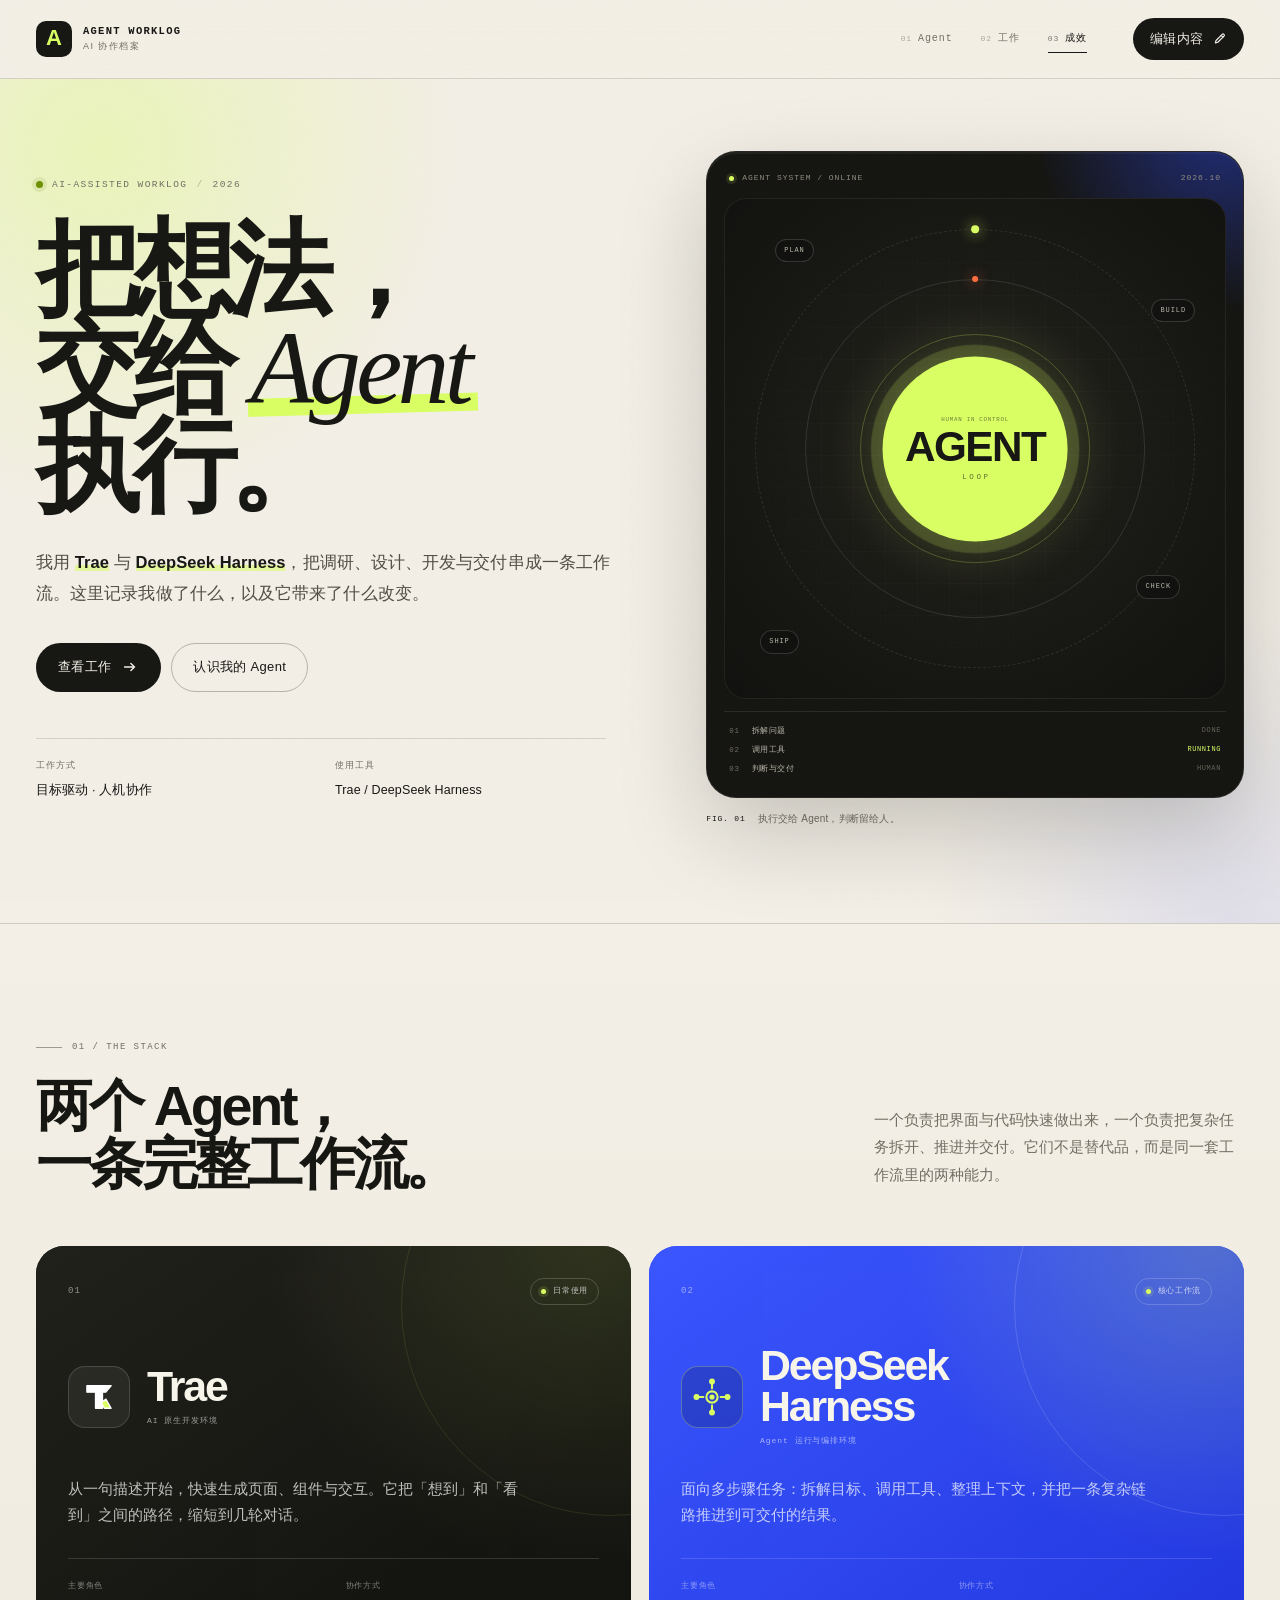
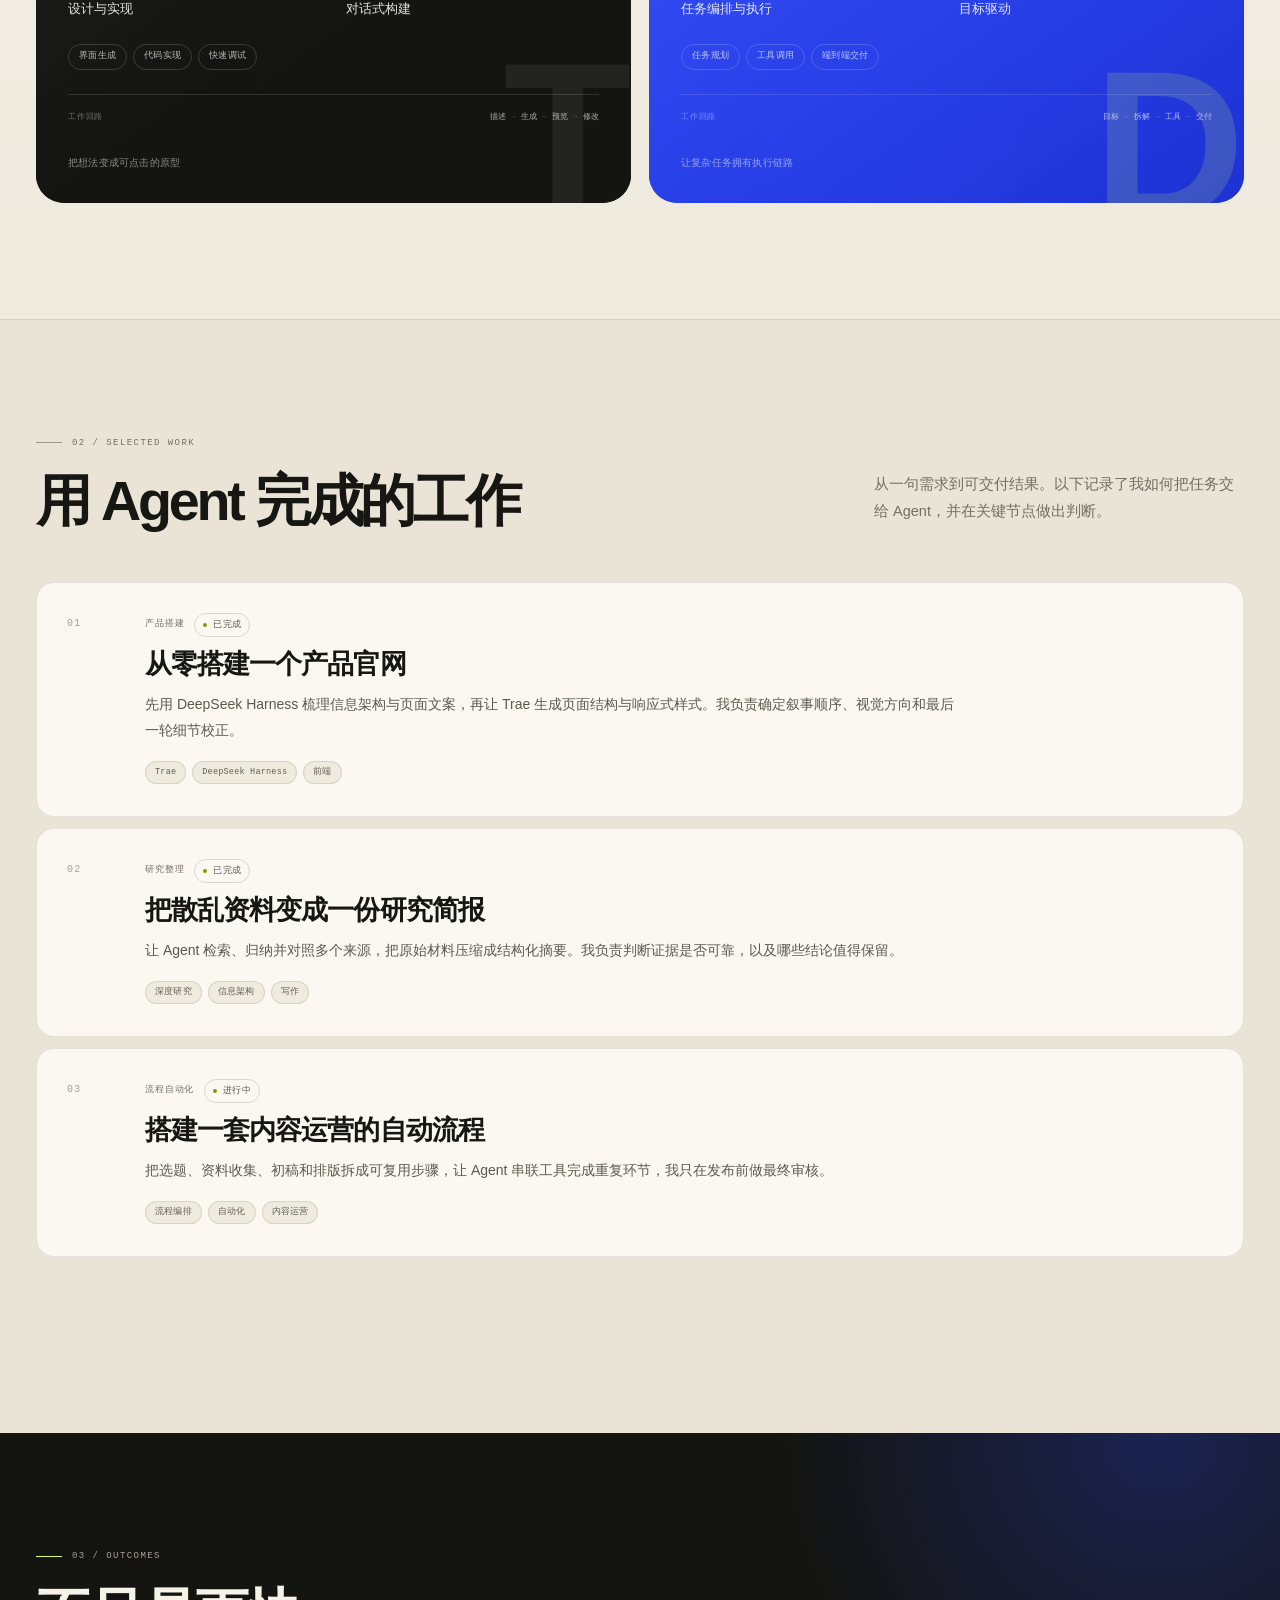
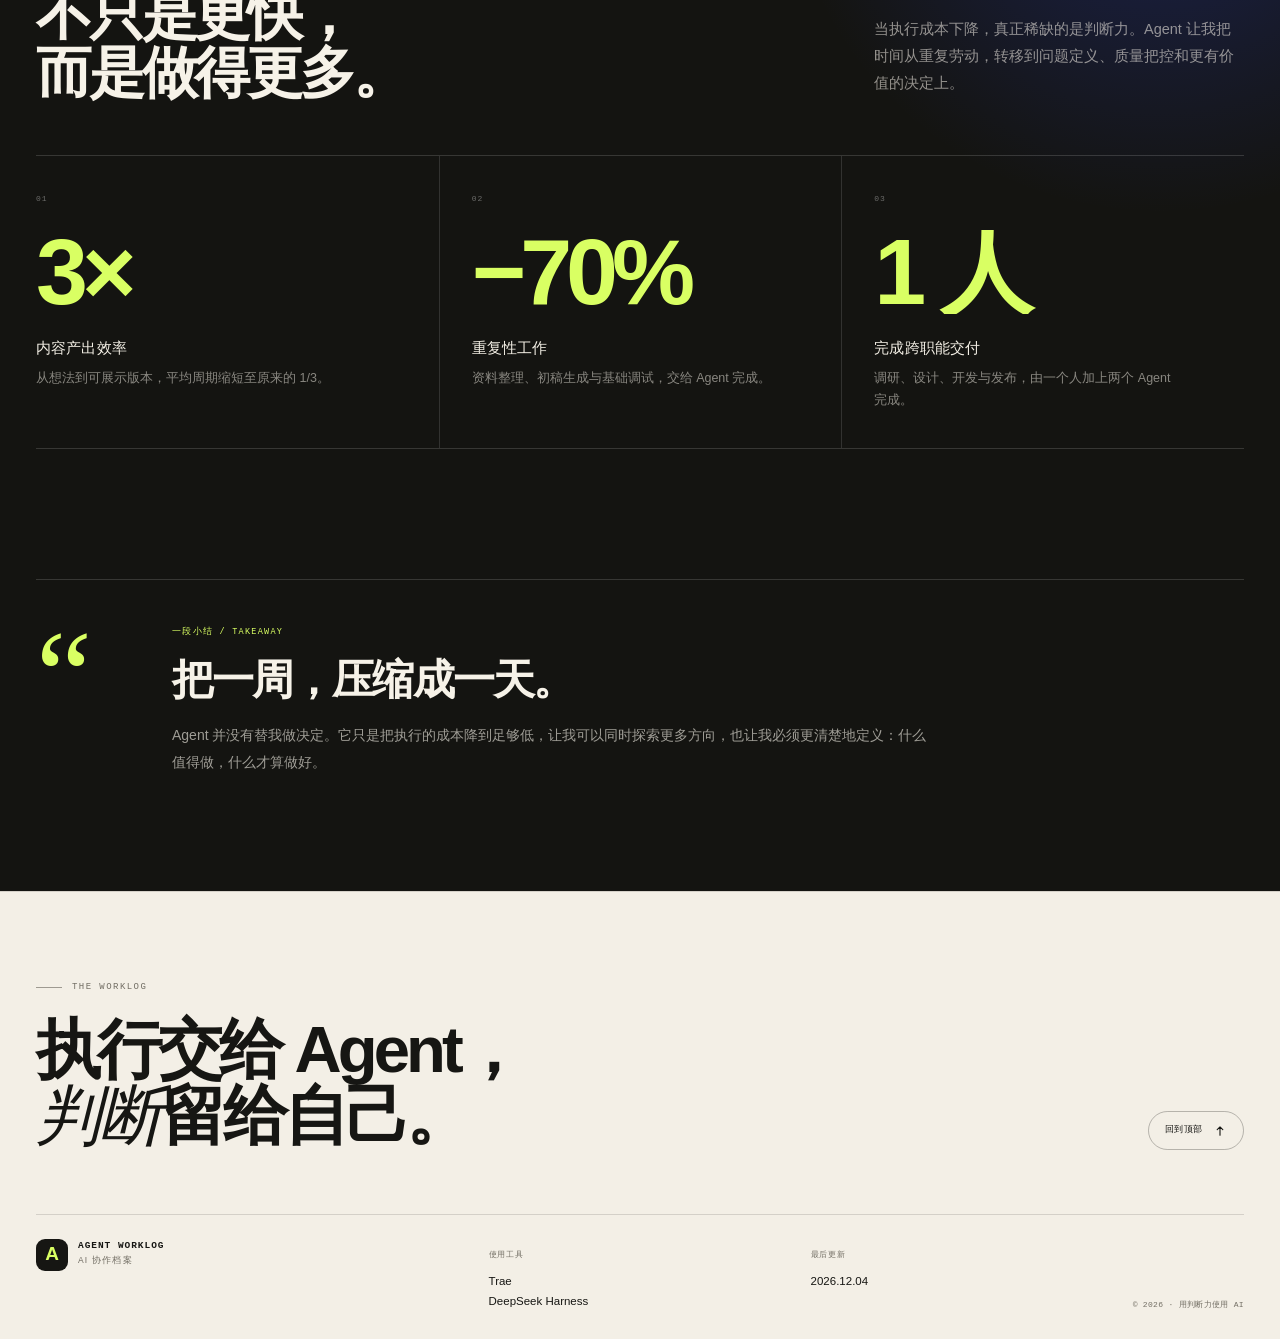
<file: index.html>
<!doctype html>
<html lang="zh-CN">
<head>
  <meta charset="utf-8">
  <meta name="viewport" content="width=device-width, initial-scale=1">
  <title>Agent 工作档案｜Trae × DeepSeek Harness</title>
  <meta name="description" content="一份关于 AI Agent 协作的工作档案：使用 Trae 与 DeepSeek Harness 完成工作，并记录由此产生的改变。">
  <meta name="theme-color" content="#f3efe6">
  <link rel="icon" href="data:image/svg+xml,%3Csvg xmlns='http://www.w3.org/2000/svg' viewBox='0 0 64 64'%3E%3Crect width='64' height='64' rx='14' fill='%23161613'/%3E%3Cpath d='M16 18h34l-8 10H37v20H25V28H16z' fill='%23d9ff63'/%3E%3C/svg%3E">
  <link rel="stylesheet" href="assets/styles.css">
  <script>document.documentElement.classList.add('js');</script>
</head>
<body>
  <a class="skip-link" href="#main">跳到主要内容</a>

  <header class="site-header">
    <div class="topbar">
      <a class="brand" href="#top" aria-label="Agent 工作档案，回到顶部">
        <span class="brand-glyph" aria-hidden="true">A</span>
        <span class="brand-text">AGENT WORKLOG<small>AI 协作档案</small></span>
      </a>

      <nav class="nav" aria-label="页面章节">
        <a class="nav-link" href="#agents"><span>01</span>Agent</a>
        <a class="nav-link" href="#work"><span>02</span>工作</a>
        <a class="nav-link" href="#outcomes"><span>03</span>成效</a>
      </nav>

      <div class="header-actions">
        <button class="edit-toggle" type="button" data-edit-toggle aria-pressed="false">
          <span data-edit-label>编辑内容</span>
          <svg viewBox="0 0 20 20" aria-hidden="true">
            <path d="M13.6 3.1a1.7 1.7 0 0 1 2.4 2.4l-8.2 8.2-3.3.9.9-3.3 8.2-8.2Z"/>
            <path d="m12.2 4.5 2.4 2.4"/>
          </svg>
        </button>
      </div>
    </div>
  </header>

  <main id="main">
    <section class="hero" id="top">
      <div class="hero-grid">
        <div class="hero-copy">
          <p class="eyebrow reveal">
            <span class="live-dot" aria-hidden="true"></span>
            AI-ASSISTED WORKLOG
            <span class="eyebrow-slash">/</span>
            2026
          </p>

          <h1 class="hero-title reveal" style="--delay: 80ms">
            把想法，<br>
            交给 <em>Agent</em><br>
            执行。
          </h1>

          <p class="hero-lede reveal" style="--delay: 160ms">
            我用 <strong>Trae</strong> 与 <strong>DeepSeek Harness</strong>，把调研、设计、开发与交付串成一条工作流。这里记录我做了什么，以及它带来了什么改变。
          </p>

          <div class="hero-cta reveal" style="--delay: 240ms">
            <a class="button button-dark" href="#work">
              查看工作
              <svg viewBox="0 0 20 20" aria-hidden="true"><path d="M4 10h11M11 6l4 4-4 4"/></svg>
            </a>
            <a class="button button-ghost" href="#agents">认识我的 Agent</a>
          </div>

          <dl class="hero-meta reveal" style="--delay: 320ms">
            <div>
              <dt>工作方式</dt>
              <dd>目标驱动 · 人机协作</dd>
            </div>
            <div>
              <dt>使用工具</dt>
              <dd>Trae / DeepSeek Harness</dd>
            </div>
          </dl>
        </div>

        <div class="hero-visual reveal" style="--delay: 180ms">
          <div class="orbit-panel" aria-hidden="true">
            <div class="panel-top">
              <span><i class="live-dot"></i>AGENT SYSTEM / ONLINE</span>
              <span>2026.10</span>
            </div>

            <div class="orbit-stage">
              <div class="orbit-grid"></div>
              <div class="orbit-ring ring-outer"></div>
              <div class="orbit-ring ring-middle"></div>
              <div class="orbit-ring ring-inner"></div>
              <div class="orbit-rotor rotor-one"><i></i></div>
              <div class="orbit-rotor rotor-two"><i></i></div>

              <div class="orbit-core">
                <small>HUMAN IN CONTROL</small>
                <strong>AGENT</strong>
                <span>LOOP</span>
              </div>

              <span class="orbit-tag tag-plan">PLAN</span>
              <span class="orbit-tag tag-build">BUILD</span>
              <span class="orbit-tag tag-check">CHECK</span>
              <span class="orbit-tag tag-ship">SHIP</span>
            </div>

            <div class="panel-log">
              <div class="log-row"><span>01</span><p>拆解问题</p><em>DONE</em></div>
              <div class="log-row"><span>02</span><p>调用工具</p><em>RUNNING</em></div>
              <div class="log-row"><span>03</span><p>判断与交付</p><em>HUMAN</em></div>
            </div>
          </div>
          <p class="visual-note"><span>FIG. 01</span>执行交给 Agent，判断留给人。</p>
        </div>
      </div>
    </section>

    <section class="section agents-section" id="agents">
      <div class="container">
        <div class="section-heading">
          <div>
            <p class="section-kicker">01 / THE STACK</p>
            <h2>两个 Agent，<br>一条完整工作流。</h2>
          </div>
          <p class="section-intro">一个负责把界面与代码快速做出来，一个负责把复杂任务拆开、推进并交付。它们不是替代品，而是同一套工作流里的两种能力。</p>
        </div>

        <div class="agent-grid">
          <article class="agent-card agent-trae">
            <div class="agent-card-top">
              <span class="agent-index">01</span>
              <span class="agent-state"><i></i>日常使用</span>
            </div>

            <div class="agent-identity">
              <span class="agent-logo" aria-hidden="true">
                <svg viewBox="0 0 44 44">
                  <path d="M8 9h28l-6.2 7.4H26V35h-8V16.4H8L8 9Z" fill="currentColor"/>
                  <path d="M30 24.5 36 35h-7.8l-3.4-6.6 5.2-3.9Z" fill="#d9ff63"/>
                </svg>
              </span>
              <div>
                <h3>Trae</h3>
                <p>AI 原生开发环境</p>
              </div>
            </div>

            <p class="agent-desc">从一句描述开始，快速生成页面、组件与交互。它把「想到」和「看到」之间的路径，缩短到几轮对话。</p>

            <dl class="agent-facts">
              <div><dt>主要角色</dt><dd>设计与实现</dd></div>
              <div><dt>协作方式</dt><dd>对话式构建</dd></div>
            </dl>

            <ul class="agent-chips" aria-label="Trae 的能力">
              <li>界面生成</li>
              <li>代码实现</li>
              <li>快速调试</li>
            </ul>

            <div class="agent-loop" aria-label="Trae 的典型工作回路">
              <span class="loop-label">工作回路</span>
              <div class="loop-steps">
                <span>描述</span><i>→</i><span>生成</span><i>→</i><span>预览</span><i>→</i><span>修改</span>
              </div>
            </div>

            <div class="agent-card-foot">
              <span>把想法变成可点击的原型</span>
              <b aria-hidden="true">T</b>
            </div>
          </article>

          <article class="agent-card agent-harness">
            <div class="agent-card-top">
              <span class="agent-index">02</span>
              <span class="agent-state"><i></i>核心工作流</span>
            </div>

            <div class="agent-identity">
              <span class="agent-logo" aria-hidden="true">
                <svg viewBox="0 0 44 44">
                  <circle cx="22" cy="22" r="6.5" fill="none" stroke="currentColor" stroke-width="2.4"/>
                  <path d="M22 4v8M22 32v8M4 22h8M32 22h8" stroke="currentColor" stroke-width="2.4" stroke-linecap="round"/>
                  <circle cx="22" cy="4" r="2.6" fill="currentColor"/>
                  <circle cx="22" cy="40" r="2.6" fill="currentColor"/>
                  <circle cx="4" cy="22" r="2.6" fill="currentColor"/>
                  <circle cx="40" cy="22" r="2.6" fill="currentColor"/>
                  <circle cx="22" cy="22" r="2.2" fill="#d9ff63"/>
                </svg>
              </span>
              <div>
                <h3>DeepSeek<br>Harness</h3>
                <p>Agent 运行与编排环境</p>
              </div>
            </div>

            <p class="agent-desc">面向多步骤任务：拆解目标、调用工具、整理上下文，并把一条复杂链路推进到可交付的结果。</p>

            <dl class="agent-facts">
              <div><dt>主要角色</dt><dd>任务编排与执行</dd></div>
              <div><dt>协作方式</dt><dd>目标驱动</dd></div>
            </dl>

            <ul class="agent-chips" aria-label="DeepSeek Harness 的能力">
              <li>任务规划</li>
              <li>工具调用</li>
              <li>端到端交付</li>
            </ul>

            <div class="agent-loop" aria-label="DeepSeek Harness 的典型工作回路">
              <span class="loop-label">工作回路</span>
              <div class="loop-steps">
                <span>目标</span><i>→</i><span>拆解</span><i>→</i><span>工具</span><i>→</i><span>交付</span>
              </div>
            </div>

            <div class="agent-card-foot">
              <span>让复杂任务拥有执行链路</span>
              <b aria-hidden="true">D</b>
            </div>
          </article>
        </div>
      </div>
    </section>

    <section class="section work-section" id="work" data-section="work">
      <div class="container">
        <div class="section-heading">
          <div>
            <p class="section-kicker">02 / SELECTED WORK</p>
            <h2 data-bind="work.heading" data-placeholder="工作标题">用 Agent 完成的工作</h2>
          </div>
          <p class="section-intro" data-bind="work.intro" data-placeholder="写一段这一部分的介绍">从一句需求到可交付结果。以下记录了我如何把任务交给 Agent，并在关键节点做出判断。</p>
        </div>

        <div class="work-list" data-work-list>
          <article class="work-item" data-work-item>
            <div class="work-number" aria-hidden="true">01</div>
            <div class="work-content">
              <div class="work-meta">
                <span class="work-phase" data-field="phase">产品搭建</span>
                <span class="work-status" data-field="status">已完成</span>
              </div>
              <h3 class="work-title" data-field="title">从零搭建一个产品官网</h3>
              <p class="work-desc" data-field="description">先用 DeepSeek Harness 梳理信息架构与页面文案，再让 Trae 生成页面结构与响应式样式。我负责确定叙事顺序、视觉方向和最后一轮细节校正。</p>
              <div class="work-tags" data-tags>
                <span class="chip">Trae</span>
                <span class="chip">DeepSeek Harness</span>
                <span class="chip">前端</span>
              </div>
            </div>
            <button class="remove-item" type="button" data-remove-work aria-label="删除这项工作">
              <svg viewBox="0 0 20 20" aria-hidden="true"><path d="M5 5l10 10M15 5 5 15"/></svg>
            </button>
          </article>

          <article class="work-item" data-work-item>
            <div class="work-number" aria-hidden="true">02</div>
            <div class="work-content">
              <div class="work-meta">
                <span class="work-phase" data-field="phase">研究整理</span>
                <span class="work-status" data-field="status">已完成</span>
              </div>
              <h3 class="work-title" data-field="title">把散乱资料变成一份研究简报</h3>
              <p class="work-desc" data-field="description">让 Agent 检索、归纳并对照多个来源，把原始材料压缩成结构化摘要。我负责判断证据是否可靠，以及哪些结论值得保留。</p>
              <div class="work-tags" data-tags>
                <span class="chip">深度研究</span>
                <span class="chip">信息架构</span>
                <span class="chip">写作</span>
              </div>
            </div>
            <button class="remove-item" type="button" data-remove-work aria-label="删除这项工作">
              <svg viewBox="0 0 20 20" aria-hidden="true"><path d="M5 5l10 10M15 5 5 15"/></svg>
            </button>
          </article>

          <article class="work-item" data-work-item>
            <div class="work-number" aria-hidden="true">03</div>
            <div class="work-content">
              <div class="work-meta">
                <span class="work-phase" data-field="phase">流程自动化</span>
                <span class="work-status" data-field="status">进行中</span>
              </div>
              <h3 class="work-title" data-field="title">搭建一套内容运营的自动流程</h3>
              <p class="work-desc" data-field="description">把选题、资料收集、初稿和排版拆成可复用步骤，让 Agent 串联工具完成重复环节，我只在发布前做最终审核。</p>
              <div class="work-tags" data-tags>
                <span class="chip">流程编排</span>
                <span class="chip">自动化</span>
                <span class="chip">内容运营</span>
              </div>
            </div>
            <button class="remove-item" type="button" data-remove-work aria-label="删除这项工作">
              <svg viewBox="0 0 20 20" aria-hidden="true"><path d="M5 5l10 10M15 5 5 15"/></svg>
            </button>
          </article>
        </div>

        <div class="list-foot">
          <button class="add-item" type="button" data-add-work>
            <span aria-hidden="true">＋</span> 添加一项工作
          </button>
          <p class="edit-note">编辑模式下可修改、增加或删除工作条目</p>
        </div>
      </div>
    </section>

    <section class="section outcomes-section" id="outcomes" data-section="outcomes">
      <div class="outcomes-glow" aria-hidden="true"></div>
      <div class="container">
        <div class="section-heading outcomes-heading">
          <div>
            <p class="section-kicker">03 / OUTCOMES</p>
            <h2 data-bind="outcomes.heading" data-placeholder="成效标题">不只是更快，<br>而是做得更多。</h2>
          </div>
          <p class="section-intro" data-bind="outcomes.intro" data-placeholder="写一段这一部分的介绍">当执行成本下降，真正稀缺的是判断力。Agent 让我把时间从重复劳动，转移到问题定义、质量把控和更有价值的决定上。</p>
        </div>

        <div class="metrics" data-metrics-list>
          <article class="metric" data-metric-item>
            <div class="metric-top">
              <span class="metric-index" aria-hidden="true">01</span>
              <button class="remove-metric" type="button" data-remove-metric aria-label="删除这项指标">
                <svg viewBox="0 0 20 20" aria-hidden="true"><path d="M5 5l10 10M15 5 5 15"/></svg>
              </button>
            </div>
            <div class="metric-value" data-field="value">3×</div>
            <h3 class="metric-label" data-field="label">内容产出效率</h3>
            <p class="metric-note" data-field="note">从想法到可展示版本，平均周期缩短至原来的 1/3。</p>
          </article>

          <article class="metric" data-metric-item>
            <div class="metric-top">
              <span class="metric-index" aria-hidden="true">02</span>
              <button class="remove-metric" type="button" data-remove-metric aria-label="删除这项指标">
                <svg viewBox="0 0 20 20" aria-hidden="true"><path d="M5 5l10 10M15 5 5 15"/></svg>
              </button>
            </div>
            <div class="metric-value" data-field="value">−70%</div>
            <h3 class="metric-label" data-field="label">重复性工作</h3>
            <p class="metric-note" data-field="note">资料整理、初稿生成与基础调试，交给 Agent 完成。</p>
          </article>

          <article class="metric" data-metric-item>
            <div class="metric-top">
              <span class="metric-index" aria-hidden="true">03</span>
              <button class="remove-metric" type="button" data-remove-metric aria-label="删除这项指标">
                <svg viewBox="0 0 20 20" aria-hidden="true"><path d="M5 5l10 10M15 5 5 15"/></svg>
              </button>
            </div>
            <div class="metric-value" data-field="value">1 人</div>
            <h3 class="metric-label" data-field="label">完成跨职能交付</h3>
            <p class="metric-note" data-field="note">调研、设计、开发与发布，由一个人加上两个 Agent 完成。</p>
          </article>
        </div>

        <div class="list-foot outcomes-list-foot">
          <button class="add-item add-metric" type="button" data-add-metric>
            <span aria-hidden="true">＋</span> 添加一项指标
          </button>
        </div>

        <div class="outcome-story" data-note>
          <span class="story-mark" aria-hidden="true">“</span>
          <div class="story-body">
            <p class="story-kicker">一段小结 / TAKEAWAY</p>
            <h3 data-field="title" data-placeholder="写一句总结">把一周，压缩成一天。</h3>
            <p data-field="body" data-placeholder="写一段你的真实感受">Agent 并没有替我做决定。它只是把执行的成本降到足够低，让我可以同时探索更多方向，也让我必须更清楚地定义：什么值得做，什么才算做好。</p>
          </div>
        </div>
      </div>
    </section>
  </main>

  <footer class="footer">
    <div class="container">
      <div class="footer-top">
        <div>
          <p class="section-kicker">THE WORKLOG</p>
          <h2>执行交给 Agent，<br><em>判断</em>留给自己。</h2>
        </div>
        <a class="backtop" href="#top">
          回到顶部
          <svg viewBox="0 0 20 20" aria-hidden="true"><path d="M10 16V4M6 8l4-4 4 4"/></svg>
        </a>
      </div>

      <div class="footer-bottom">
        <div class="footer-brand">
          <span class="brand-glyph" aria-hidden="true">A</span>
          <p>AGENT WORKLOG<small>AI 协作档案</small></p>
        </div>
        <div class="footer-col">
          <span>使用工具</span>
          <p>Trae<br>DeepSeek Harness</p>
        </div>
        <div class="footer-col">
          <span>最后更新</span>
          <p data-last-updated>2026.10</p>
        </div>
        <p class="footer-copy">© 2026 · 用判断力使用 AI</p>
      </div>
    </div>
  </footer>

  <div class="edit-dock" data-edit-dock hidden>
    <div class="dock-status">
      <i class="save-dot" data-save-dot></i>
      <span data-save-label aria-live="polite">本机自动保存</span>
    </div>
    <span class="dock-divider" aria-hidden="true"></span>
    <button type="button" data-action="download-page">下载网页</button>
    <button type="button" data-action="export">导出备份</button>
    <button type="button" data-action="import">导入备份</button>
    <button type="button" data-action="reset">恢复示例</button>
    <button class="dock-done" type="button" data-edit-done>完成编辑</button>
  </div>

  <input class="visually-hidden" type="file" accept="application/json,.json" data-import-input tabindex="-1" aria-hidden="true">
  <div class="toast" data-toast role="status" aria-live="polite"></div>

  <script src="assets/script.js" defer></script>
</body>
</html>
</file>
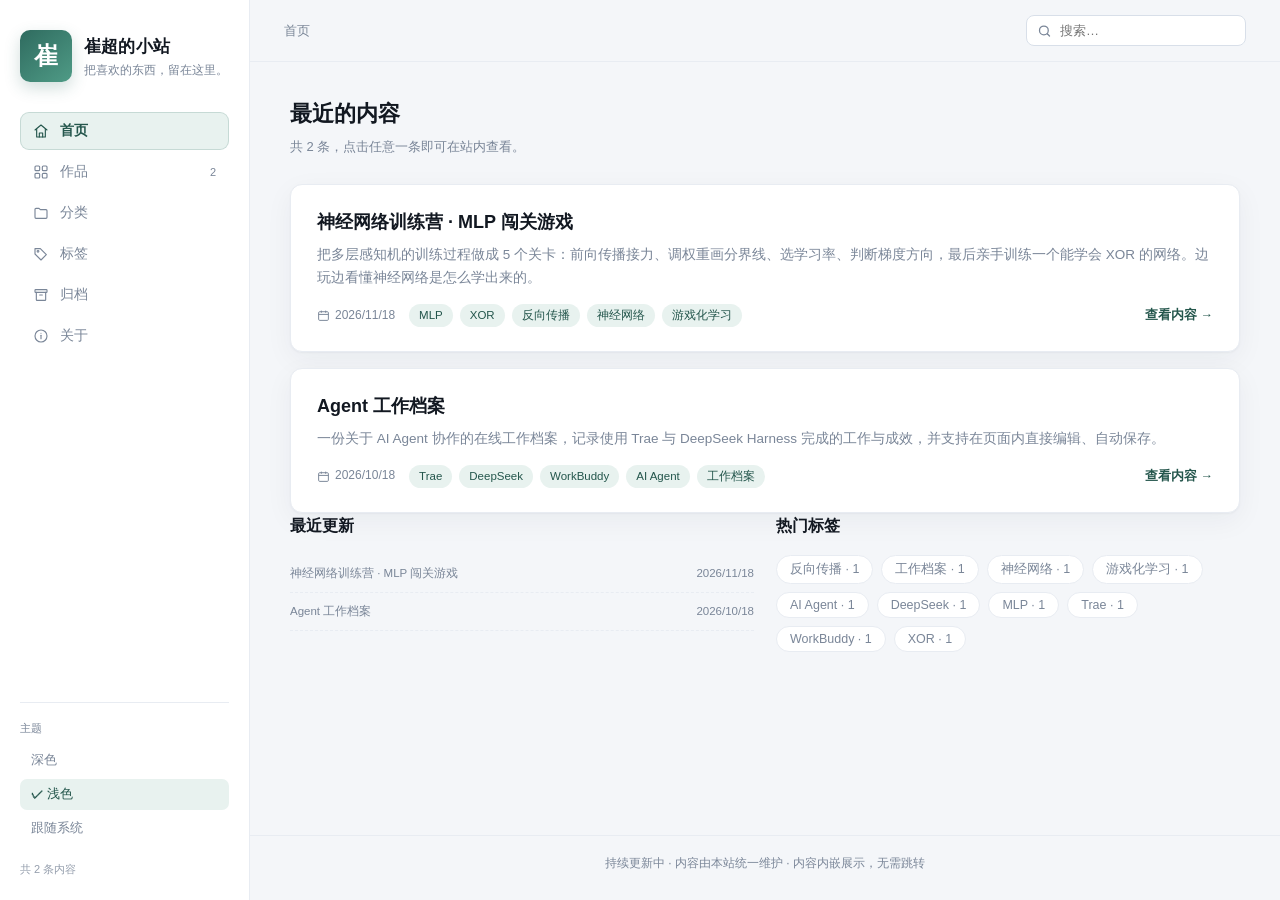
<file: cuichao/index.html>
<!doctype html>
<html lang="zh-CN">
<head>
  <meta charset="utf-8">
  <meta name="viewport" content="width=device-width, initial-scale=1">
  <title>崔超的小站</title>
  <meta name="description" content="崔超的小站：作品、记录与学习收藏，一页浏览。">
  <link rel="stylesheet" href="styles.css">
</head>
<body>
  <div class="layout">
    <aside class="sidebar" id="sidebar">
      <div class="sidebar-top">
        <div class="profile">
          <div class="avatar" id="avatar" aria-hidden="true">崔</div>
          <div class="profile-meta">
            <h1 class="site-name" id="siteName">崔超的小站</h1>
            <p class="site-tagline" id="siteTagline">把喜欢的东西，留在这里。</p>
          </div>
        </div>

        <nav class="nav" id="nav" aria-label="主导航"></nav>
      </div>

      <div class="sidebar-bottom">
        <div class="theme-box">
          <span class="theme-label">主题</span>
          <div class="theme-options" id="themeOptions" role="group" aria-label="主题设置">
            <button type="button" class="theme-btn" data-theme="dark">深色</button>
            <button type="button" class="theme-btn" data-theme="light">浅色</button>
            <button type="button" class="theme-btn" data-theme="system">跟随系统</button>
          </div>
        </div>
        <div class="sidebar-foot" id="sidebarFoot"></div>
      </div>
    </aside>

    <div class="main">
      <header class="topbar">
        <div class="topbar-left">
          <button class="menu-toggle" id="menuToggle" type="button" aria-label="展开导航">☰</button>
          <div class="breadcrumb" id="breadcrumb" aria-label="面包屑"></div>
        </div>
        <div class="search-wrap">
          <svg viewBox="0 0 24 24" aria-hidden="true"><circle cx="11" cy="11" r="7"></circle><path d="m20 20-3.5-3.5"></path></svg>
          <input id="searchInput" type="search" placeholder="搜索…" autocomplete="off" aria-label="搜索站内内容">
        </div>
      </header>

      <main class="content" id="view" aria-live="polite"></main>

      <footer class="footer" id="footer"></footer>
    </div>
  </div>

  <div class="toast" id="toast" role="status" aria-live="polite" hidden></div>
  <div class="scrim" id="scrim" hidden></div>

  <script src="content.js"></script>
  <script src="app.js"></script>
</body>
</html>
</file>
<file: assets/styles.css>
:root {
  --paper: #f3efe6;
  --paper-deep: #eae4d7;
  --paper-light: #fbf8f1;
  --ink: #161613;
  --ink-soft: #2a2a25;
  --muted: #726e64;
  --muted-dark: #a6a296;
  --line: rgba(22, 22, 19, 0.14);
  --line-strong: rgba(22, 22, 19, 0.28);
  --cobalt: #2f4bff;
  --cobalt-deep: #1d31d6;
  --lime: #d9ff63;
  --coral: #ff6d3f;
  --dark: #141411;
  --dark-raised: #1c1c17;
  --sans: "Microsoft YaHei UI", "PingFang SC", "Noto Sans SC", "Segoe UI", sans-serif;
  --display: "Bahnschrift", "Arial Narrow", "Microsoft YaHei UI", "PingFang SC", sans-serif;
  --serif: "Iowan Old Style", "Baskerville", "Palatino Linotype", "Songti SC", "SimSun", serif;
  --mono: "Cascadia Mono", "SFMono-Regular", "Consolas", "Liberation Mono", monospace;
  --ease: cubic-bezier(0.22, 1, 0.36, 1);
  --container: 1320px;
  --gutter: 36px;
}

*,
*::before,
*::after {
  box-sizing: border-box;
}

html {
  scroll-behavior: smooth;
  scroll-padding-top: 102px;
}

body {
  margin: 0;
  background: var(--paper);
  color: var(--ink);
  font-family: var(--sans);
  font-size: 16px;
  line-height: 1.6;
  -webkit-font-smoothing: antialiased;
  text-rendering: optimizeLegibility;
  overflow-x: hidden;
}

body::after {
  content: "";
  position: fixed;
  inset: 0;
  z-index: 9999;
  pointer-events: none;
  opacity: 0.026;
  background-image: url("data:image/svg+xml,%3Csvg xmlns='http://www.w3.org/2000/svg' width='180' height='180'%3E%3Cfilter id='n'%3E%3CfeTurbulence type='fractalNoise' baseFrequency='.82' numOctaves='3' stitchTiles='stitch'/%3E%3C/filter%3E%3Crect width='100%25' height='100%25' filter='url(%23n)'/%3E%3C/svg%3E");
}

::selection {
  background: var(--lime);
  color: var(--ink);
}

h1,
h2,
h3,
p,
dl,
dd,
figure {
  margin: 0;
}

ul {
  margin: 0;
  padding: 0;
  list-style: none;
}

a {
  color: inherit;
  text-decoration: none;
}

button,
input {
  font: inherit;
  color: inherit;
}

button {
  border: 0;
  cursor: pointer;
}

svg {
  display: block;
  width: 100%;
  height: 100%;
  fill: none;
  stroke: currentColor;
  stroke-width: 1.6;
  stroke-linecap: round;
  stroke-linejoin: round;
}

[hidden] {
  display: none !important;
}

.visually-hidden {
  position: absolute !important;
  width: 1px;
  height: 1px;
  padding: 0;
  margin: -1px;
  overflow: hidden;
  clip: rect(0, 0, 0, 0);
  white-space: nowrap;
  border: 0;
}

.skip-link {
  position: fixed;
  top: 12px;
  left: 12px;
  z-index: 400;
  padding: 10px 16px;
  border-radius: 8px;
  background: var(--ink);
  color: var(--paper);
  font-size: 13px;
  transform: translateY(-140%);
  transition: transform 180ms ease;
}

.skip-link:focus {
  transform: translateY(0);
}

:focus-visible {
  outline: 2px solid var(--cobalt);
  outline-offset: 3px;
}

.container {
  width: 100%;
  max-width: var(--container);
  margin: 0 auto;
  padding: 0 var(--gutter);
}

/* Header */
.site-header {
  position: sticky;
  top: 0;
  z-index: 100;
  background: rgba(243, 239, 230, 0.82);
  border-bottom: 1px solid var(--line);
  backdrop-filter: blur(18px) saturate(130%);
  -webkit-backdrop-filter: blur(18px) saturate(130%);
}

.topbar {
  width: 100%;
  max-width: var(--container);
  height: 78px;
  margin: 0 auto;
  padding: 0 var(--gutter);
  display: flex;
  align-items: center;
  justify-content: space-between;
  gap: 28px;
}

.brand {
  display: inline-flex;
  align-items: center;
  gap: 11px;
  flex: 0 0 auto;
}

.brand-glyph {
  width: 36px;
  height: 36px;
  display: grid;
  place-items: center;
  border-radius: 10px;
  background: var(--ink);
  color: var(--lime);
  font-family: var(--display);
  font-size: 22px;
  font-weight: 700;
  line-height: 1;
  padding-bottom: 2px;
  transition: transform 300ms var(--ease), background 200ms ease;
}

.brand:hover .brand-glyph {
  transform: rotate(-6deg);
  background: var(--cobalt);
  color: #fff;
}

.brand-text {
  display: flex;
  flex-direction: column;
  font-family: var(--mono);
  font-size: 10.5px;
  font-weight: 600;
  letter-spacing: 0.12em;
  line-height: 1.25;
}

.brand-text small {
  color: var(--muted);
  font-family: var(--sans);
  font-size: 9px;
  font-weight: 400;
  letter-spacing: 0.16em;
  margin-top: 3px;
}

.nav {
  display: flex;
  align-items: center;
  gap: 28px;
  margin-left: auto;
  margin-right: 18px;
}

.nav-link {
  position: relative;
  padding: 9px 0;
  color: var(--muted);
  font-family: var(--mono);
  font-size: 10px;
  letter-spacing: 0.09em;
  transition: color 180ms ease;
}

.nav-link span {
  margin-right: 6px;
  opacity: 0.55;
  font-size: 8px;
}

.nav-link::after {
  content: "";
  position: absolute;
  left: 0;
  right: 0;
  bottom: 3px;
  height: 1px;
  background: var(--ink);
  transform: scaleX(0);
  transform-origin: left;
  transition: transform 260ms var(--ease);
}

.nav-link:hover,
.nav-link.is-active {
  color: var(--ink);
}

.nav-link.is-active::after {
  transform: scaleX(1);
}

.header-actions {
  display: flex;
  align-items: center;
  gap: 12px;
}

.edit-toggle {
  display: inline-flex;
  align-items: center;
  gap: 9px;
  min-height: 42px;
  padding: 0 17px;
  border-radius: 999px;
  background: var(--ink);
  color: var(--paper);
  font-size: 12.5px;
  font-weight: 500;
  letter-spacing: 0.02em;
  transition: background 200ms ease, color 200ms ease, transform 200ms var(--ease);
}

.edit-toggle svg {
  width: 15px;
  height: 15px;
}

.edit-toggle:hover {
  background: var(--cobalt);
  color: #fff;
  transform: translateY(-1px);
}

body.is-editing .edit-toggle {
  background: var(--cobalt);
  color: #fff;
}

/* Hero */
.hero {
  position: relative;
  overflow: hidden;
}

.hero::before {
  content: "";
  position: absolute;
  width: 760px;
  height: 760px;
  top: -310px;
  left: -280px;
  border-radius: 50%;
  background: radial-gradient(circle, rgba(217, 255, 99, 0.34), rgba(217, 255, 99, 0) 67%);
  pointer-events: none;
}

.hero::after {
  content: "";
  position: absolute;
  width: 620px;
  height: 620px;
  right: -260px;
  bottom: -300px;
  border-radius: 50%;
  background: radial-gradient(circle, rgba(47, 75, 255, 0.1), rgba(47, 75, 255, 0) 68%);
  pointer-events: none;
}

.hero-grid {
  position: relative;
  z-index: 1;
  width: 100%;
  max-width: var(--container);
  margin: 0 auto;
  padding: 72px var(--gutter) 96px;
  display: grid;
  grid-template-columns: minmax(0, 1.06fr) minmax(400px, 0.94fr);
  gap: 64px;
  align-items: center;
}

.eyebrow {
  display: flex;
  align-items: center;
  flex-wrap: wrap;
  gap: 9px;
  color: var(--muted);
  font-family: var(--mono);
  font-size: 9.5px;
  letter-spacing: 0.15em;
  line-height: 1.4;
}

.eyebrow-slash {
  opacity: 0.45;
}

.live-dot {
  width: 7px;
  height: 7px;
  flex: 0 0 auto;
  border-radius: 50%;
  background: #6f8f00;
  box-shadow: 0 0 0 4px rgba(111, 143, 0, 0.12);
  animation: pulse 2.4s ease-in-out infinite;
}

@keyframes pulse {
  0%,
  100% {
    box-shadow: 0 0 0 4px rgba(111, 143, 0, 0.12);
  }
  50% {
    box-shadow: 0 0 0 7px rgba(111, 143, 0, 0.035);
  }
}

.hero-title {
  margin-top: 30px;
  font-family: var(--display);
  font-size: clamp(4.3rem, 8.1vw, 8.55rem);
  font-weight: 700;
  letter-spacing: -0.072em;
  line-height: 0.94;
  text-wrap: balance;
}

.hero-title em {
  position: relative;
  z-index: 0;
  isolation: isolate;
  font-family: var(--serif);
  font-style: italic;
  font-weight: 500;
  letter-spacing: -0.045em;
  padding-right: 0.04em;
}

.hero-title em::after {
  content: "";
  position: absolute;
  z-index: -1;
  left: -0.02em;
  right: -0.055em;
  bottom: 0.08em;
  height: 0.17em;
  background: var(--lime);
  transform: rotate(-1.6deg);
  transform-origin: left center;
}

.hero-lede {
  max-width: 610px;
  margin-top: 32px;
  color: #504d45;
  font-size: 16.5px;
  line-height: 1.88;
  letter-spacing: 0.005em;
}

.hero-lede strong {
  color: var(--ink);
  font-weight: 600;
  box-shadow: inset 0 -0.36em 0 rgba(217, 255, 99, 0.55);
}

.hero-cta {
  display: flex;
  flex-wrap: wrap;
  gap: 10px;
  margin-top: 34px;
}

.button {
  display: inline-flex;
  align-items: center;
  justify-content: center;
  gap: 10px;
  min-height: 49px;
  padding: 0 21px;
  border: 1px solid transparent;
  border-radius: 999px;
  font-size: 13px;
  font-weight: 500;
  letter-spacing: 0.025em;
  transition: background 200ms ease, color 200ms ease, border-color 200ms ease, transform 240ms var(--ease);
}

.button svg {
  width: 18px;
  height: 18px;
  transition: transform 240ms var(--ease);
}

.button:hover {
  transform: translateY(-2px);
}

.button:hover svg {
  transform: translateX(3px);
}

.button-dark {
  background: var(--ink);
  color: var(--paper);
}

.button-dark:hover {
  background: var(--cobalt);
  color: #fff;
}

.button-ghost {
  border-color: var(--line-strong);
  color: var(--ink);
}

.button-ghost:hover {
  background: rgba(22, 22, 19, 0.06);
}

.hero-meta {
  display: grid;
  grid-template-columns: 1fr 1fr;
  gap: 28px;
  max-width: 570px;
  margin-top: 46px;
  padding-top: 21px;
  border-top: 1px solid var(--line);
}

.hero-meta dt {
  color: var(--muted);
  font-family: var(--mono);
  font-size: 8.5px;
  letter-spacing: 0.13em;
  text-transform: uppercase;
}

.hero-meta dd {
  margin-top: 7px;
  font-size: 12.5px;
  font-weight: 500;
  letter-spacing: 0.01em;
}

.hero-visual {
  min-width: 0;
}

.orbit-panel {
  position: relative;
  padding: 17px;
  overflow: hidden;
  border: 1px solid rgba(255, 255, 255, 0.08);
  border-radius: 30px;
  background: var(--dark);
  box-shadow: 0 34px 90px rgba(20, 20, 17, 0.2), 0 2px 0 rgba(255, 255, 255, 0.05) inset;
}

.orbit-panel::before {
  content: "";
  position: absolute;
  width: 380px;
  height: 380px;
  top: -220px;
  right: -170px;
  border-radius: 50%;
  background: radial-gradient(circle, rgba(47, 75, 255, 0.44), rgba(47, 75, 255, 0) 70%);
  pointer-events: none;
}

.panel-top {
  position: relative;
  z-index: 2;
  display: flex;
  align-items: center;
  justify-content: space-between;
  gap: 12px;
  padding: 3px 5px 13px;
  color: #8f8c80;
  font-family: var(--mono);
  font-size: 8px;
  letter-spacing: 0.12em;
}

.panel-top span:first-child {
  display: inline-flex;
  align-items: center;
  gap: 8px;
}

.panel-top .live-dot {
  width: 5px;
  height: 5px;
  background: var(--lime);
  box-shadow: 0 0 0 3px rgba(217, 255, 99, 0.11);
}

.orbit-stage {
  position: relative;
  aspect-ratio: 1 / 1;
  overflow: hidden;
  border: 1px solid rgba(255, 255, 255, 0.065);
  border-radius: 22px;
  background: radial-gradient(circle at 50% 48%, #292921 0%, #191915 45%, #10100e 100%);
}

.orbit-grid {
  position: absolute;
  inset: 0;
  opacity: 0.48;
  background-image:
    linear-gradient(rgba(255, 255, 255, 0.055) 1px, transparent 1px),
    linear-gradient(90deg, rgba(255, 255, 255, 0.055) 1px, transparent 1px);
  background-size: 32px 32px;
  -webkit-mask-image: radial-gradient(circle at center, #000 18%, transparent 76%);
  mask-image: radial-gradient(circle at center, #000 18%, transparent 76%);
}

.orbit-ring {
  position: absolute;
  top: 50%;
  left: 50%;
  aspect-ratio: 1 / 1;
  border: 1px solid rgba(255, 255, 255, 0.13);
  border-radius: 50%;
  transform: translate(-50%, -50%);
}

.ring-outer {
  width: 88%;
  border-color: rgba(255, 255, 255, 0.1);
  border-style: dashed;
}

.ring-middle {
  width: 68%;
  border-color: rgba(255, 255, 255, 0.11);
}

.ring-inner {
  width: 46%;
  border-color: rgba(217, 255, 99, 0.24);
}

.orbit-rotor {
  position: absolute;
  top: 50%;
  left: 50%;
  aspect-ratio: 1 / 1;
  border-radius: 50%;
  transform: translate(-50%, -50%);
  animation: orbit 32s linear infinite;
}

.rotor-one {
  width: 88%;
}

.rotor-two {
  width: 68%;
  animation-duration: 22s;
  animation-direction: reverse;
}

.orbit-rotor i {
  position: absolute;
  top: 0;
  left: 50%;
  width: 8px;
  height: 8px;
  border-radius: 50%;
  background: var(--lime);
  box-shadow: 0 0 14px rgba(217, 255, 99, 0.85);
  transform: translate(-50%, -50%);
}

.rotor-two i {
  width: 6px;
  height: 6px;
  background: var(--coral);
  box-shadow: 0 0 13px rgba(255, 109, 63, 0.8);
}

@keyframes orbit {
  to {
    transform: translate(-50%, -50%) rotate(360deg);
  }
}

.orbit-core {
  position: absolute;
  top: 50%;
  left: 50%;
  z-index: 3;
  width: 37%;
  aspect-ratio: 1 / 1;
  display: flex;
  flex-direction: column;
  align-items: center;
  justify-content: center;
  border-radius: 50%;
  background: var(--lime);
  color: var(--ink);
  box-shadow:
    0 0 0 11px rgba(217, 255, 99, 0.055),
    0 0 0 12px rgba(217, 255, 99, 0.12),
    0 0 65px rgba(217, 255, 99, 0.2);
  transform: translate(-50%, -50%);
}

.orbit-core small {
  font-family: var(--mono);
  font-size: 5.8px;
  letter-spacing: 0.13em;
  opacity: 0.55;
}

.orbit-core strong {
  margin-top: 3px;
  font-family: var(--display);
  font-size: clamp(30px, 3.3vw, 43px);
  letter-spacing: -0.035em;
  line-height: 0.96;
}

.orbit-core span {
  margin-top: 3px;
  font-family: var(--mono);
  font-size: 7.5px;
  letter-spacing: 0.34em;
  text-indent: 0.34em;
  opacity: 0.62;
}

.orbit-tag {
  position: absolute;
  z-index: 4;
  padding: 5px 8px;
  border: 1px solid rgba(255, 255, 255, 0.15);
  border-radius: 999px;
  background: rgba(16, 16, 14, 0.72);
  color: #b9b6a9;
  font-family: var(--mono);
  font-size: 7px;
  letter-spacing: 0.13em;
  backdrop-filter: blur(6px);
}

.tag-plan {
  top: 8%;
  left: 10%;
}

.tag-build {
  top: 20%;
  right: 6%;
}

.tag-check {
  right: 9%;
  bottom: 20%;
}

.tag-ship {
  bottom: 9%;
  left: 7%;
}

.panel-log {
  margin-top: 12px;
  padding: 9px 5px 2px;
  border-top: 1px solid rgba(255, 255, 255, 0.09);
}

.log-row {
  display: flex;
  align-items: center;
  gap: 12px;
  min-height: 19px;
  font-family: var(--mono);
  font-size: 7.5px;
  letter-spacing: 0.08em;
}

.log-row span {
  color: #6d6b61;
}

.log-row p {
  flex: 1;
  color: #b9b6a9;
}

.log-row em {
  color: #646258;
  font-style: normal;
  font-size: 7px;
}

.log-row:nth-child(2) em {
  color: var(--lime);
}

.visual-note {
  display: flex;
  align-items: center;
  gap: 12px;
  margin-top: 13px;
  color: var(--muted);
  font-size: 10px;
  letter-spacing: 0.02em;
}

.visual-note span {
  color: var(--ink);
  font-family: var(--mono);
  font-size: 8px;
  letter-spacing: 0.1em;
}

/* Reveal motion */
.reveal.reveal-ready {
  opacity: 0;
  transform: translateY(22px);
  transition: opacity 850ms var(--ease), transform 850ms var(--ease);
  transition-delay: var(--delay, 0ms);
}

.reveal.reveal-ready.is-visible {
  opacity: 1;
  transform: translateY(0);
}

/* Shared section styles */
.section {
  position: relative;
  padding: 116px 0;
}

.section-heading {
  display: grid;
  grid-template-columns: minmax(0, 1.22fr) minmax(280px, 370px);
  gap: 64px;
  align-items: end;
  margin-bottom: 52px;
}

.section-kicker {
  display: flex;
  align-items: center;
  gap: 10px;
  margin-bottom: 22px;
  color: var(--muted);
  font-family: var(--mono);
  font-size: 9px;
  font-weight: 500;
  letter-spacing: 0.16em;
  text-transform: uppercase;
}

.section-kicker::before {
  content: "";
  width: 26px;
  height: 1px;
  background: currentColor;
  opacity: 0.65;
}

.section h2 {
  margin: 0;
  font-family: var(--display);
  font-size: clamp(2.55rem, 4.35vw, 4.45rem);
  font-weight: 700;
  letter-spacing: -0.058em;
  line-height: 1.05;
  text-wrap: balance;
}

.section h2[data-bind],
.section-intro[data-bind],
.story-body h3[data-field],
.story-body > p[data-field] {
  white-space: pre-line;
}

.section-intro {
  padding-bottom: 5px;
  color: var(--muted);
  font-size: 14.5px;
  line-height: 1.88;
}

/* Agent cards */
.agents-section {
  border-top: 1px solid var(--line);
  background: linear-gradient(180deg, var(--paper) 0%, #efeade 100%);
}

.agent-grid {
  display: grid;
  grid-template-columns: repeat(2, minmax(0, 1fr));
  gap: 18px;
}

.agent-card {
  position: relative;
  isolation: isolate;
  min-height: 555px;
  padding: 32px;
  overflow: hidden;
  display: flex;
  flex-direction: column;
  border-radius: 28px;
  color: #f7f4ea;
  transition: transform 420ms var(--ease), box-shadow 420ms var(--ease);
}

.agent-card::before {
  content: "";
  position: absolute;
  inset: 0;
  z-index: -1;
  opacity: 0.9;
}

.agent-card::after {
  content: "";
  position: absolute;
  width: 420px;
  height: 420px;
  right: -190px;
  top: -150px;
  z-index: -1;
  border-radius: 50%;
  pointer-events: none;
}

.agent-card:hover {
  transform: translateY(-6px);
  box-shadow: 0 28px 65px rgba(20, 20, 17, 0.17);
}

.agent-trae {
  background: #181815;
}

.agent-trae::before {
  background:
    radial-gradient(circle at 94% 0%, rgba(217, 255, 99, 0.13), transparent 42%),
    linear-gradient(145deg, #23231d 0%, #141411 62%);
}

.agent-trae::after {
  border: 1px solid rgba(217, 255, 99, 0.1);
}

.agent-harness {
  background: var(--cobalt);
}

.agent-harness::before {
  background:
    radial-gradient(circle at 94% 0%, rgba(217, 255, 99, 0.24), transparent 39%),
    linear-gradient(145deg, #3d58ff 0%, #263ce2 68%, #1d30ce 100%);
}

.agent-harness::after {
  border: 1px solid rgba(255, 255, 255, 0.14);
}

.agent-card-top {
  display: flex;
  align-items: center;
  justify-content: space-between;
  gap: 12px;
}

.agent-index {
  color: rgba(255, 255, 255, 0.5);
  font-family: var(--mono);
  font-size: 9px;
  letter-spacing: 0.12em;
}

.agent-state {
  display: inline-flex;
  align-items: center;
  gap: 7px;
  padding: 6px 10px;
  border: 1px solid rgba(255, 255, 255, 0.18);
  border-radius: 999px;
  color: rgba(255, 255, 255, 0.73);
  font-family: var(--mono);
  font-size: 8px;
  letter-spacing: 0.08em;
}

.agent-state i {
  width: 5px;
  height: 5px;
  border-radius: 50%;
  background: var(--lime);
  box-shadow: 0 0 0 3px rgba(217, 255, 99, 0.12);
}

.agent-harness .agent-state i {
  background: var(--lime);
}

.agent-identity {
  display: flex;
  align-items: center;
  gap: 17px;
  min-height: 104px;
  margin-top: 40px;
}

.agent-logo {
  width: 62px;
  height: 62px;
  flex: 0 0 auto;
  display: grid;
  place-items: center;
  padding: 11px;
  border: 1px solid rgba(255, 255, 255, 0.14);
  border-radius: 17px;
  background: rgba(255, 255, 255, 0.06);
  color: #fff;
}

.agent-harness .agent-logo {
  border-color: rgba(217, 255, 99, 0.28);
  background: rgba(8, 12, 40, 0.2);
  color: var(--lime);
}

.agent-identity h3 {
  font-family: var(--display);
  font-size: clamp(2.3rem, 3.35vw, 3.55rem);
  font-weight: 700;
  letter-spacing: -0.05em;
  line-height: 0.95;
}

.agent-identity p {
  margin-top: 8px;
  color: rgba(255, 255, 255, 0.58);
  font-family: var(--mono);
  font-size: 8px;
  letter-spacing: 0.12em;
}

.agent-desc {
  max-width: 465px;
  margin-top: 27px;
  color: rgba(255, 255, 255, 0.72);
  font-size: 14.5px;
  line-height: 1.85;
}

.agent-facts {
  display: grid;
  grid-template-columns: 1fr 1fr;
  gap: 24px;
  margin-top: 29px;
  padding-top: 21px;
  border-top: 1px solid rgba(255, 255, 255, 0.14);
}

.agent-facts dt {
  color: rgba(255, 255, 255, 0.45);
  font-family: var(--mono);
  font-size: 8px;
  letter-spacing: 0.1em;
}

.agent-facts dd {
  margin-top: 6px;
  color: rgba(255, 255, 255, 0.88);
  font-size: 12.5px;
}

.agent-chips {
  display: flex;
  flex-wrap: wrap;
  gap: 6px;
  margin-top: 25px;
}

.agent-chips li {
  padding: 5px 10px;
  border: 1px solid rgba(255, 255, 255, 0.16);
  border-radius: 999px;
  color: rgba(255, 255, 255, 0.7);
  font-family: var(--mono);
  font-size: 8.5px;
  letter-spacing: 0.03em;
}

.agent-loop {
  display: flex;
  align-items: center;
  justify-content: space-between;
  gap: 16px;
  margin-top: 24px;
  padding-top: 16px;
  border-top: 1px solid rgba(255, 255, 255, 0.12);
}

.loop-label {
  color: rgba(255, 255, 255, 0.38);
  font-family: var(--mono);
  font-size: 7.5px;
  letter-spacing: 0.1em;
  white-space: nowrap;
}

.loop-steps {
  display: flex;
  align-items: center;
  gap: 5px;
  color: rgba(255, 255, 255, 0.65);
  font-family: var(--mono);
  font-size: 7.5px;
  letter-spacing: 0.02em;
  white-space: nowrap;
}

.loop-steps i {
  color: rgba(255, 255, 255, 0.28);
  font-style: normal;
}

.agent-card-foot {
  display: flex;
  align-items: flex-end;
  justify-content: space-between;
  gap: 20px;
  margin-top: auto;
  padding-top: 32px;
}

.agent-card-foot span {
  color: rgba(255, 255, 255, 0.5);
  font-size: 10px;
  letter-spacing: 0.02em;
}

.agent-card-foot b {
  position: absolute;
  right: 16px;
  bottom: -18px;
  z-index: -1;
  color: #fff;
  font-family: var(--display);
  font-size: 210px;
  font-weight: 700;
  letter-spacing: -0.08em;
  line-height: 0.8;
  opacity: 0.065;
  pointer-events: none;
  user-select: none;
}

.agent-harness .agent-card-foot b {
  bottom: -26px;
  color: var(--lime);
  opacity: 0.16;
}

/* Work */
.work-section {
  border-top: 1px solid rgba(22, 22, 19, 0.1);
  background: var(--paper-deep);
}

.work-list {
  display: flex;
  flex-direction: column;
  gap: 11px;
}

.work-item {
  position: relative;
  display: grid;
  grid-template-columns: 54px minmax(0, 1fr) 38px;
  gap: 24px;
  align-items: start;
  padding: 30px 30px 32px;
  border: 1px solid rgba(22, 22, 19, 0.1);
  border-radius: 18px;
  background: var(--paper-light);
  transition: background 220ms ease, border-color 220ms ease, transform 320ms var(--ease), box-shadow 320ms var(--ease);
}

.work-item:hover {
  border-color: rgba(22, 22, 19, 0.22);
  background: #fffdf8;
  transform: translateY(-2px);
  box-shadow: 0 14px 36px rgba(40, 36, 25, 0.065);
}

.work-content {
  min-width: 0;
}

.work-number {
  padding-top: 3px;
  color: rgba(22, 22, 19, 0.38);
  font-family: var(--mono);
  font-size: 10px;
  letter-spacing: 0.12em;
}

.work-meta {
  display: flex;
  align-items: center;
  flex-wrap: wrap;
  gap: 10px;
}

.work-phase {
  color: var(--muted);
  font-family: var(--mono);
  font-size: 8.5px;
  letter-spacing: 0.1em;
  text-transform: uppercase;
}

.work-status {
  display: inline-flex;
  align-items: center;
  gap: 6px;
  padding: 4px 8px;
  border: 1px solid rgba(22, 22, 19, 0.15);
  border-radius: 999px;
  color: #5b574d;
  font-size: 8.5px;
  letter-spacing: 0.02em;
}

.work-status::before {
  content: "";
  width: 4px;
  height: 4px;
  border-radius: 50%;
  background: #7d9a12;
}

.work-title {
  margin-top: 10px;
  font-family: var(--display);
  font-size: clamp(1.5rem, 2.1vw, 2rem);
  font-weight: 600;
  letter-spacing: -0.035em;
  line-height: 1.3;
  text-wrap: balance;
  overflow-wrap: break-word;
}

.work-desc {
  max-width: 820px;
  margin-top: 10px;
  color: #5d594f;
  font-size: 14px;
  line-height: 1.85;
  white-space: pre-line;
  overflow-wrap: break-word;
}

.work-tags {
  display: flex;
  flex-wrap: wrap;
  align-items: center;
  gap: 6px;
  margin-top: 17px;
}

.chip {
  padding: 4px 9px;
  border: 1px solid rgba(22, 22, 19, 0.11);
  border-radius: 999px;
  background: #f0ebdf;
  color: #625e54;
  font-family: var(--mono);
  font-size: 8.5px;
  letter-spacing: 0.025em;
}

.remove-item,
.remove-metric {
  width: 32px;
  height: 32px;
  display: grid;
  place-items: center;
  padding: 8px;
  border: 1px solid transparent;
  border-radius: 8px;
  background: transparent;
  color: var(--muted);
  opacity: 0;
  pointer-events: none;
  transition: opacity 180ms ease, background 180ms ease, color 180ms ease, border-color 180ms ease;
}

.remove-item svg,
.remove-metric svg {
  width: 13px;
  height: 13px;
}

.remove-item:hover,
.remove-metric:hover {
  border-color: rgba(255, 109, 63, 0.28);
  background: rgba(255, 109, 63, 0.1);
  color: #c14420;
}

.work-item:hover .remove-item,
.is-editing .remove-item,
.is-editing .remove-metric {
  opacity: 1;
  pointer-events: auto;
}

.list-foot {
  display: flex;
  align-items: center;
  justify-content: space-between;
  gap: 20px;
  margin-top: 18px;
  min-height: 42px;
}

.add-item {
  display: none;
  align-items: center;
  gap: 7px;
  padding: 11px 16px;
  border: 1px dashed rgba(22, 22, 19, 0.35);
  border-radius: 11px;
  background: transparent;
  color: var(--ink);
  font-size: 11.5px;
  transition: background 180ms ease, border-color 180ms ease, color 180ms ease;
}

.add-item:hover {
  border-color: var(--cobalt);
  background: rgba(47, 75, 255, 0.06);
  color: var(--cobalt);
}

.is-editing .add-item {
  display: inline-flex;
}

.edit-note {
  color: var(--muted);
  font-family: var(--mono);
  font-size: 8.5px;
  letter-spacing: 0.04em;
  opacity: 0;
  transition: opacity 200ms ease;
}

.is-editing .edit-note {
  opacity: 1;
}

/* Editing fields */
[contenteditable="true"] {
  caret-color: var(--cobalt);
}

.is-editing [data-bind],
.is-editing [data-note] [data-field],
.is-editing .tags-input {
  outline: 1px dashed rgba(47, 75, 255, 0.42);
  outline-offset: 4px;
  border-radius: 2px;
  transition: outline-color 150ms ease, background 150ms ease;
}

.is-editing [data-bind]:hover,
.is-editing [data-note] [data-field]:hover,
.is-editing .tags-input:hover {
  outline-color: rgba(47, 75, 255, 0.72);
  background: rgba(47, 75, 255, 0.035);
}

.is-editing [data-bind]:focus,
.is-editing [data-note] [data-field]:focus,
.is-editing .tags-input:focus {
  outline: 2px solid var(--cobalt);
  background: rgba(47, 75, 255, 0.045);
}

.is-editing [contenteditable="true"]:empty::before {
  content: attr(data-placeholder);
  color: rgba(22, 22, 19, 0.35);
  pointer-events: none;
}

.work-title[contenteditable="true"],
.work-phase[contenteditable="true"],
.work-status[contenteditable="true"] {
  display: inline-block;
}

.work-desc[contenteditable="true"] {
  min-height: 1.85em;
}

.tags-input {
  min-width: 170px;
  padding: 3px 7px;
  color: #4f4b42;
  font-family: var(--mono);
  font-size: 9px;
  line-height: 1.5;
}

.tags-label {
  padding: 2px 0;
  color: var(--muted);
  font-family: var(--mono);
  font-size: 8px;
  letter-spacing: 0.08em;
}

/* Outcomes */
.outcomes-section {
  overflow: hidden;
  background: var(--dark);
  color: #f4f0e6;
}

.outcomes-glow {
  position: absolute;
  width: 780px;
  height: 780px;
  top: -390px;
  right: -270px;
  border-radius: 50%;
  background: radial-gradient(circle, rgba(47, 75, 255, 0.27), rgba(47, 75, 255, 0) 69%);
  pointer-events: none;
}

.outcomes-section .container {
  position: relative;
  z-index: 1;
}

.outcomes-section .section-kicker {
  color: var(--muted-dark);
}

.outcomes-section .section-kicker::before {
  background: var(--lime);
  opacity: 1;
}

.outcomes-heading h2 {
  color: #f6f2e8;
}

.outcomes-heading .section-intro {
  color: rgba(244, 240, 230, 0.57);
}

.metrics {
  display: grid;
  grid-template-columns: repeat(3, minmax(0, 1fr));
  border-top: 1px solid rgba(255, 255, 255, 0.15);
  border-bottom: 1px solid rgba(255, 255, 255, 0.15);
}

.metric {
  position: relative;
  min-width: 0;
  padding: 28px 32px 36px;
  border-left: 1px solid rgba(255, 255, 255, 0.13);
}

.metric:nth-child(3n + 1) {
  border-left: 0;
  padding-left: 0;
}

.metric:nth-child(3n) {
  padding-right: 0;
}

.metric-top {
  display: flex;
  align-items: center;
  justify-content: space-between;
  min-height: 32px;
}

.metric-index {
  color: rgba(255, 255, 255, 0.37);
  font-family: var(--mono);
  font-size: 8px;
  letter-spacing: 0.12em;
}

.outcomes-section .remove-metric {
  color: rgba(255, 255, 255, 0.56);
}

.metric-value {
  max-width: 100%;
  margin-top: 14px;
  overflow: hidden;
  color: var(--lime);
  font-family: var(--display);
  font-size: clamp(4rem, 7.3vw, 7.5rem);
  font-weight: 600;
  letter-spacing: -0.065em;
  line-height: 0.9;
  white-space: nowrap;
  font-variant-numeric: tabular-nums;
}

.metric-label {
  margin-top: 22px;
  color: #f3efe5;
  font-size: 15px;
  font-weight: 500;
  letter-spacing: 0.01em;
}

.metric-note {
  max-width: 300px;
  margin-top: 7px;
  color: rgba(244, 240, 230, 0.52);
  font-size: 12.5px;
  line-height: 1.8;
  white-space: pre-line;
}

.metric-value[contenteditable="true"] {
  display: inline-block;
  max-width: 100%;
}

.outcomes-list-foot {
  justify-content: flex-end;
  margin-top: 12px;
}

.outcomes-section .add-item {
  border-color: rgba(255, 255, 255, 0.3);
  color: rgba(255, 255, 255, 0.72);
}

.outcomes-section .add-item:hover {
  border-color: var(--lime);
  background: rgba(217, 255, 99, 0.08);
  color: var(--lime);
}

.outcomes-section .is-editing [data-bind],
.is-editing .outcomes-section [data-bind],
.is-editing .outcomes-section [data-field],
.is-editing .outcomes-section .tags-input {
  outline-color: rgba(217, 255, 99, 0.4);
}

.is-editing .outcomes-section [data-bind]:hover,
.is-editing .outcomes-section [data-field]:hover {
  outline-color: rgba(217, 255, 99, 0.75);
  background: rgba(217, 255, 99, 0.045);
}

.is-editing .outcomes-section [data-bind]:focus,
.is-editing .outcomes-section [data-field]:focus {
  outline: 2px solid var(--lime);
  background: rgba(217, 255, 99, 0.05);
}

.is-editing .outcomes-section [contenteditable="true"]:empty::before {
  color: rgba(255, 255, 255, 0.32);
}

.outcome-story {
  position: relative;
  display: grid;
  grid-template-columns: 112px minmax(0, 1fr);
  gap: 24px;
  margin-top: 76px;
  padding-top: 46px;
  border-top: 1px solid rgba(255, 255, 255, 0.15);
}

.story-mark {
  height: 88px;
  color: var(--lime);
  font-family: var(--serif);
  font-size: 126px;
  line-height: 0.8;
}

.story-kicker {
  color: var(--lime);
  font-family: var(--mono);
  font-size: 8.5px;
  letter-spacing: 0.15em;
}

.story-body h3 {
  max-width: 800px;
  margin-top: 17px;
  color: #f6f2e8;
  font-family: var(--display);
  font-size: clamp(2rem, 3.3vw, 3.25rem);
  font-weight: 600;
  letter-spacing: -0.045em;
  line-height: 1.15;
  text-wrap: balance;
}

.story-body > p:last-child {
  max-width: 760px;
  margin-top: 17px;
  color: rgba(244, 240, 230, 0.62);
  font-size: 14px;
  line-height: 1.9;
  white-space: pre-line;
}

/* Empty state */
.empty-state {
  padding: 38px 32px;
  border: 1px dashed rgba(22, 22, 19, 0.22);
  border-radius: 16px;
  color: var(--muted);
  text-align: center;
  font-size: 13px;
}

.outcomes-section .empty-state {
  border-color: rgba(255, 255, 255, 0.2);
  color: rgba(255, 255, 255, 0.45);
}

/* Footer */
.footer {
  padding: 88px 0 27px;
  background: var(--paper);
  border-top: 1px solid var(--line);
}

.footer-top {
  display: flex;
  align-items: flex-end;
  justify-content: space-between;
  gap: 40px;
}

.footer-top h2 {
  margin: 0;
  font-family: var(--display);
  font-size: clamp(2.7rem, 5.1vw, 5.4rem);
  font-weight: 700;
  letter-spacing: -0.06em;
  line-height: 1.02;
}

.footer-top h2 em {
  font-family: var(--serif);
  font-style: italic;
  font-weight: 500;
  letter-spacing: -0.035em;
}

.backtop {
  display: inline-flex;
  align-items: center;
  gap: 10px;
  flex: 0 0 auto;
  padding: 11px 16px;
  border: 1px solid var(--line-strong);
  border-radius: 999px;
  font-family: var(--mono);
  font-size: 9px;
  letter-spacing: 0.06em;
  transition: background 180ms ease, color 180ms ease, transform 240ms var(--ease);
}

.backtop svg {
  width: 14px;
  height: 14px;
}

.backtop:hover {
  background: var(--ink);
  color: var(--paper);
  transform: translateY(-2px);
}

.footer-bottom {
  display: grid;
  grid-template-columns: 1.45fr 1fr 1fr auto;
  gap: 32px;
  align-items: start;
  margin-top: 64px;
  padding-top: 24px;
  border-top: 1px solid var(--line);
}

.footer-brand {
  display: flex;
  align-items: flex-start;
  gap: 10px;
}

.footer-brand .brand-glyph {
  width: 32px;
  height: 32px;
  font-size: 19px;
  border-radius: 9px;
}

.footer-brand p {
  padding-top: 1px;
  font-family: var(--mono);
  font-size: 9.5px;
  font-weight: 600;
  letter-spacing: 0.1em;
  line-height: 1.3;
}

.footer-brand small {
  display: block;
  margin-top: 3px;
  color: var(--muted);
  font-family: var(--sans);
  font-size: 8.5px;
  font-weight: 400;
  letter-spacing: 0.14em;
}

.footer-col span {
  color: var(--muted);
  font-family: var(--mono);
  font-size: 8px;
  letter-spacing: 0.1em;
}

.footer-col p {
  margin-top: 7px;
  font-size: 11.5px;
  line-height: 1.75;
}

.footer-copy {
  align-self: end;
  justify-self: end;
  color: var(--muted);
  font-family: var(--mono);
  font-size: 8px;
  letter-spacing: 0.04em;
  text-align: right;
}

/* Edit dock */
.edit-dock {
  position: fixed;
  left: 50%;
  bottom: 20px;
  z-index: 200;
  display: flex;
  align-items: center;
  gap: 5px;
  max-width: calc(100vw - 28px);
  padding: 8px 9px 8px 15px;
  border: 1px solid rgba(255, 255, 255, 0.13);
  border-radius: 15px;
  background: rgba(22, 22, 19, 0.95);
  color: #f2eee4;
  box-shadow: 0 20px 65px rgba(10, 10, 8, 0.35);
  backdrop-filter: blur(16px);
  transform: translateX(-50%);
  animation: dock-in 320ms var(--ease) both;
}

@keyframes dock-in {
  from {
    opacity: 0;
    transform: translate(-50%, 12px);
  }
}

.dock-status {
  display: flex;
  align-items: center;
  gap: 8px;
  margin-right: 5px;
  white-space: nowrap;
  color: rgba(255, 255, 255, 0.62);
  font-family: var(--mono);
  font-size: 8.5px;
  letter-spacing: 0.03em;
}

.save-dot {
  width: 6px;
  height: 6px;
  flex: 0 0 auto;
  border-radius: 50%;
  background: var(--lime);
  box-shadow: 0 0 0 3px rgba(217, 255, 99, 0.09);
  transition: background 160ms ease, box-shadow 160ms ease;
}

.dock-status.is-saving .save-dot {
  background: #ffbc4b;
  box-shadow: 0 0 0 3px rgba(255, 188, 75, 0.1);
}

.dock-status.is-error .save-dot {
  background: var(--coral);
  box-shadow: 0 0 0 3px rgba(255, 109, 63, 0.12);
}

.dock-divider {
  width: 1px;
  height: 19px;
  margin: 0 4px;
  background: rgba(255, 255, 255, 0.14);
}

.edit-dock button {
  padding: 9px 10px;
  border-radius: 8px;
  background: transparent;
  color: rgba(255, 255, 255, 0.65);
  font-size: 10.5px;
  white-space: nowrap;
  transition: background 160ms ease, color 160ms ease;
}

.edit-dock button:hover {
  background: rgba(255, 255, 255, 0.08);
  color: #fff;
}

.edit-dock .dock-done {
  margin-left: 3px;
  padding: 9px 15px;
  background: var(--lime);
  color: var(--ink);
  font-weight: 600;
}

.edit-dock .dock-done:hover {
  background: #e7ff9b;
  color: var(--ink);
}

body.is-editing {
  padding-bottom: 100px;
}

/* Toast */
.toast {
  position: fixed;
  left: 50%;
  bottom: 26px;
  z-index: 300;
  max-width: calc(100vw - 32px);
  padding: 11px 17px;
  border: 1px solid rgba(255, 255, 255, 0.12);
  border-radius: 999px;
  background: var(--ink);
  color: #f4f0e6;
  font-size: 11.5px;
  text-align: center;
  box-shadow: 0 12px 38px rgba(10, 10, 8, 0.22);
  opacity: 0;
  pointer-events: none;
  transform: translate(-50%, 10px);
  transition: opacity 220ms ease, transform 220ms var(--ease);
}

.toast.is-visible {
  opacity: 1;
  transform: translate(-50%, 0);
}

body.is-editing .toast {
  bottom: 86px;
}

/* Responsive */
@media (max-width: 1180px) {
  :root {
    --gutter: 30px;
  }

  .hero-grid {
    grid-template-columns: minmax(0, 1.04fr) minmax(370px, 0.96fr);
    gap: 42px;
    padding-top: 62px;
    padding-bottom: 82px;
  }

  .hero-title {
    font-size: clamp(4.1rem, 7.9vw, 7.4rem);
  }

  .agent-card {
    padding: 28px;
    min-height: 535px;
  }

  .section-heading {
    gap: 46px;
  }

  .outcome-story {
    grid-template-columns: 90px minmax(0, 1fr);
  }
}

@media (max-width: 1020px) {
  .hero-grid {
    grid-template-columns: minmax(0, 1fr);
    gap: 54px;
    padding-top: 62px;
    padding-bottom: 84px;
  }

  .hero-copy {
    max-width: 800px;
  }

  .hero-title {
    font-size: clamp(4.6rem, 11.4vw, 8.4rem);
  }

  .hero-lede {
    max-width: 650px;
  }

  .hero-visual {
    width: min(100%, 610px);
    margin: 0 auto;
  }

  .section-heading {
    grid-template-columns: minmax(0, 1.2fr) minmax(260px, 330px);
    gap: 36px;
  }

  .agent-identity h3 {
    font-size: clamp(2.2rem, 4.1vw, 3.2rem);
  }

  .agent-card {
    min-height: 525px;
    padding: 26px;
  }

  .metrics {
    grid-template-columns: repeat(3, minmax(0, 1fr));
  }

  .metric {
    padding-left: 22px;
    padding-right: 22px;
  }

  .metric-value {
    font-size: clamp(3.8rem, 7.6vw, 6rem);
  }
}

@media (max-width: 860px) {
  :root {
    --gutter: 24px;
  }

  html {
    scroll-padding-top: 84px;
  }

  .topbar {
    height: 70px;
  }

  .nav {
    display: none;
  }

  .brand-text {
    font-size: 9.5px;
  }

  .brand-text small {
    font-size: 8px;
  }

  .section {
    padding: 88px 0;
  }

  .section-heading {
    grid-template-columns: minmax(0, 1fr);
    gap: 24px;
    margin-bottom: 40px;
  }

  .section-intro {
    max-width: 570px;
    padding-bottom: 0;
  }

  .agent-grid {
    grid-template-columns: minmax(0, 1fr);
  }

  .agent-card {
    min-height: 470px;
  }

  .agent-identity h3 {
    font-size: clamp(2.5rem, 7vw, 3.5rem);
  }

  .work-item {
    grid-template-columns: 38px minmax(0, 1fr);
    gap: 17px;
    padding: 25px 23px 27px;
  }

  .remove-item {
    position: absolute;
    top: 14px;
    right: 14px;
  }

  .work-meta {
    padding-right: 40px;
  }

  .metrics {
    grid-template-columns: minmax(0, 1fr);
    border-bottom: 0;
  }

  .metric,
  .metric:nth-child(3n + 1),
  .metric:nth-child(3n) {
    padding: 26px 0 30px;
    border-left: 0;
    border-bottom: 1px solid rgba(255, 255, 255, 0.13);
  }

  .metric-value {
    margin-top: 6px;
    font-size: clamp(4.6rem, 15vw, 7rem);
  }

  .metric-note {
    max-width: 460px;
  }

  .outcome-story {
    grid-template-columns: 62px minmax(0, 1fr);
    gap: 16px;
    margin-top: 62px;
    padding-top: 38px;
  }

  .story-mark {
    height: 60px;
    font-size: 96px;
  }

  .footer {
    padding-top: 68px;
  }

  .footer-top {
    align-items: flex-start;
    flex-direction: column;
    gap: 28px;
  }

  .footer-bottom {
    grid-template-columns: 1fr 1fr;
    gap: 26px;
  }

  .footer-copy {
    grid-column: 1 / -1;
    justify-self: start;
    text-align: left;
  }
}

@media (max-width: 620px) {
  :root {
    --gutter: 18px;
  }

  .topbar {
    height: 66px;
    gap: 12px;
  }

  .brand {
    gap: 8px;
  }

  .brand-glyph {
    width: 32px;
    height: 32px;
    border-radius: 9px;
    font-size: 19px;
  }

  .brand-text {
    font-size: 8.5px;
  }

  .brand-text small {
    display: none;
  }

  .edit-toggle {
    min-height: 38px;
    padding: 0 14px;
    font-size: 11.5px;
    gap: 7px;
  }

  .edit-toggle svg {
    width: 13px;
    height: 13px;
  }

  .hero-grid {
    gap: 44px;
    padding-top: 46px;
    padding-bottom: 68px;
  }

  .eyebrow {
    font-size: 8.5px;
    gap: 7px;
  }

  .hero-title {
    margin-top: 23px;
    font-size: clamp(3.2rem, 15.7vw, 5rem);
    letter-spacing: -0.075em;
  }

  .hero-lede {
    margin-top: 25px;
    font-size: 14.5px;
    line-height: 1.82;
  }

  .hero-cta {
    margin-top: 27px;
  }

  .button {
    min-height: 46px;
    padding: 0 17px;
    font-size: 12px;
  }

  .hero-meta {
    gap: 18px;
    margin-top: 34px;
  }

  .hero-meta dd {
    font-size: 11px;
  }

  .orbit-panel {
    padding: 11px;
    border-radius: 23px;
  }

  .panel-top {
    padding: 2px 4px 9px;
    font-size: 6.5px;
  }

  .orbit-stage {
    border-radius: 16px;
  }

  .orbit-tag {
    padding: 4px 6px;
    font-size: 6px;
  }

  .orbit-core small {
    font-size: 4.8px;
  }

  .orbit-core strong {
    font-size: clamp(27px, 9vw, 38px);
  }

  .orbit-core span {
    font-size: 6px;
  }

  .panel-log {
    margin-top: 9px;
  }

  .log-row {
    min-height: 17px;
    font-size: 6.5px;
    gap: 9px;
  }

  .log-row em {
    font-size: 6px;
  }

  .visual-note {
    margin-top: 10px;
    font-size: 9px;
  }

  .section {
    padding: 76px 0;
  }

  .section h2 {
    font-size: clamp(2.15rem, 10vw, 3rem);
  }

  .section-kicker {
    margin-bottom: 18px;
    font-size: 8px;
  }

  .section-intro {
    font-size: 13.5px;
    line-height: 1.82;
  }

  .agent-grid {
    gap: 12px;
  }

  .agent-card {
    min-height: 465px;
    padding: 23px;
    border-radius: 22px;
  }

  .agent-identity {
    min-height: 84px;
    margin-top: 31px;
    gap: 13px;
  }

  .agent-logo {
    width: 52px;
    height: 52px;
    padding: 9px;
    border-radius: 14px;
  }

  .agent-identity h3 {
    font-size: clamp(2.05rem, 9.2vw, 2.8rem);
  }

  .agent-identity p {
    font-size: 7px;
  }

  .agent-desc {
    margin-top: 22px;
    font-size: 13.5px;
  }

  .agent-facts {
    gap: 14px;
    margin-top: 23px;
    padding-top: 18px;
  }

  .agent-facts dd {
    font-size: 11.5px;
  }

  .agent-chips {
    margin-top: 20px;
  }

  .agent-loop {
    display: block;
    margin-top: 20px;
    padding-top: 14px;
  }

  .loop-label {
    display: block;
    margin-bottom: 7px;
  }

  .loop-steps {
    justify-content: space-between;
  }

  .agent-card-foot {
    padding-top: 26px;
  }

  .agent-card-foot b {
    font-size: 160px;
    right: 10px;
  }

  .work-section .section-heading {
    margin-bottom: 32px;
  }

  .work-item {
    grid-template-columns: minmax(0, 1fr);
    gap: 0;
    padding: 23px 19px 24px;
    border-radius: 15px;
  }

  .work-number {
    display: none;
  }

  .work-title {
    font-size: 1.36rem;
    padding-right: 26px;
  }

  .work-desc {
    font-size: 13px;
    line-height: 1.8;
  }

  .work-meta {
    padding-right: 32px;
  }

  .work-tags {
    margin-top: 14px;
  }

  .remove-item {
    top: 11px;
    right: 11px;
    width: 28px;
    height: 28px;
  }

  .list-foot {
    flex-direction: column;
    align-items: flex-start;
    gap: 10px;
  }

  .edit-note {
    line-height: 1.6;
  }

  .metric-value {
    font-size: clamp(4rem, 20vw, 6.2rem);
  }

  .outcome-story {
    grid-template-columns: minmax(0, 1fr);
    gap: 8px;
    margin-top: 48px;
  }

  .story-mark {
    height: 35px;
    font-size: 80px;
  }

  .story-body h3 {
    margin-top: 12px;
    font-size: clamp(1.85rem, 8.8vw, 2.6rem);
  }

  .story-body > p:last-child {
    font-size: 13px;
    line-height: 1.85;
  }

  .footer {
    padding-top: 58px;
    padding-bottom: 40px;
  }

  .footer-top h2 {
    font-size: clamp(2.2rem, 9.8vw, 3.3rem);
  }

  .footer-bottom {
    grid-template-columns: 1fr;
    gap: 22px;
    margin-top: 46px;
  }

  .footer-copy {
    grid-column: auto;
    margin-top: 2px;
  }

  .edit-dock {
    left: 12px;
    right: 12px;
    bottom: 10px;
    max-width: none;
    flex-wrap: wrap;
    justify-content: center;
    padding: 10px;
    border-radius: 14px;
    transform: none;
    animation: none;
  }

  .dock-status {
    width: 100%;
    justify-content: center;
    margin: 0 0 2px;
  }

  .dock-divider {
    display: none;
  }

  .edit-dock button {
    flex: 1 1 auto;
    font-size: 10px;
    padding: 8px 7px;
  }

  .edit-dock .dock-done {
    flex-basis: 100%;
    margin-left: 0;
  }

  body.is-editing {
    padding-bottom: 164px;
  }

  body.is-editing .toast {
    bottom: 168px;
  }

  .toast {
    font-size: 10.5px;
    padding: 10px 14px;
  }
}

@media (max-width: 400px) {
  .brand-text {
    display: none;
  }

  .hero-title {
    font-size: clamp(2.9rem, 15.5vw, 4rem);
  }

  .hero-meta {
    grid-template-columns: 1fr;
    gap: 12px;
  }

  .button {
    width: 100%;
  }

  .hero-cta {
    gap: 8px;
  }

  .agent-card {
    padding: 20px;
  }

  .outcome-story {
    gap: 4px;
  }
}

@media (prefers-reduced-motion: reduce) {
  html {
    scroll-behavior: auto;
  }

  *,
  *::before,
  *::after {
    animation-duration: 0.01ms !important;
    animation-iteration-count: 1 !important;
    transition-duration: 0.01ms !important;
  }

  .reveal.reveal-ready {
    opacity: 1;
    transform: none;
  }
}
</file>
<file: cuichao/styles.css>
/* 崔超的小站 — 亮色主题，左侧导航 + 右侧内容流 */
:root {
  --bg: #f4f6f9;
  --sidebar-bg: #ffffff;
  --panel: #ffffff;
  --panel-soft: #f8fafc;
  --ink: #1f2733;
  --ink-strong: #121821;
  --muted: #7a8698;
  --line: #e8ecf2;
  --line-strong: #d8dfe9;
  --accent: #2f6b5f;
  --accent-strong: #24564c;
  --accent-soft: #e8f2ef;
  --gold: #c9962f;
  --shadow: 0 1px 2px rgba(20, 32, 50, .04), 0 8px 28px rgba(20, 32, 50, .05);
  --shadow-hover: 0 10px 34px rgba(20, 32, 50, .1);
  --radius: 12px;
  --sidebar-w: 250px;
}

html[data-theme="dark"] {
  --bg: #14181d;
  --sidebar-bg: #1a1f26;
  --panel: #1e242c;
  --panel-soft: #242b34;
  --ink: #e6ebf2;
  --ink-strong: #f5f8fc;
  --muted: #93a0b1;
  --line: #2c3540;
  --line-strong: #3a4451;
  --accent: #5fc2a8;
  --accent-strong: #7ad4bb;
  --accent-soft: #1f3833;
  --gold: #e3b75a;
  --shadow: 0 1px 2px rgba(0,0,0,.15), 0 10px 30px rgba(0,0,0,.2);
  --shadow-hover: 0 12px 36px rgba(0,0,0,.32);
}

* { box-sizing: border-box; }
html, body { margin: 0; padding: 0; }
body {
  background: var(--bg);
  color: var(--ink);
  font-family: -apple-system, BlinkMacSystemFont, "Segoe UI", "PingFang SC", "Microsoft YaHei", sans-serif;
  line-height: 1.65;
  -webkit-font-smoothing: antialiased;
}
button, input { font-family: inherit; }
a { color: inherit; }

.layout { display: flex; min-height: 100vh; }

/* ---------- Sidebar ---------- */
.sidebar {
  width: var(--sidebar-w);
  flex: none;
  background: var(--sidebar-bg);
  border-right: 1px solid var(--line);
  padding: 30px 20px 22px;
  position: sticky;
  top: 0;
  height: 100vh;
  display: flex;
  flex-direction: column;
  justify-content: space-between;
  z-index: 30;
}
.sidebar-top { min-height: 0; }
.profile { display: flex; align-items: center; gap: 12px; margin-bottom: 30px; }
.avatar {
  width: 52px; height: 52px; flex: none;
  border-radius: 10px;
  background: linear-gradient(140deg, #2f6b5f, #4f9b86);
  color: #fff;
  display: grid; place-items: center;
  font-size: 24px; font-weight: 700;
  box-shadow: 0 6px 16px rgba(47,107,95,.22);
}
.site-name { margin: 0; font-size: 17px; font-weight: 700; letter-spacing: .2px; color: var(--ink-strong); }
.site-tagline { margin: 1px 0 0; font-size: 11.5px; color: var(--muted); line-height: 1.4; }

.nav { display: flex; flex-direction: column; gap: 3px; }
.nav-item {
  display: flex; align-items: center; gap: 11px;
  width: 100%;
  padding: 9px 12px;
  border: 1px solid transparent;
  border-radius: 9px;
  background: transparent;
  color: var(--muted);
  font-size: 14px;
  text-align: left;
  cursor: pointer;
  transition: background .15s, color .15s;
}
.nav-item:hover { background: var(--panel-soft); color: var(--ink); }
.nav-item.active {
  background: var(--accent-soft);
  color: var(--accent-strong);
  font-weight: 600;
  border-color: color-mix(in srgb, var(--accent) 18%, transparent);
}
.nav-item svg { width: 16px; height: 16px; flex: none; fill: none; stroke: currentColor; stroke-width: 1.7; stroke-linecap: round; stroke-linejoin: round; }
.nav-item .nav-count { margin-left: auto; font-size: 11px; color: var(--muted); }

.sidebar-bottom { padding-top: 16px; border-top: 1px solid var(--line); }
.theme-label { display: block; font-size: 11px; color: var(--muted); margin-bottom: 8px; }
.theme-options { display: flex; flex-direction: column; gap: 3px; }
.theme-btn {
  border: 1px solid transparent; background: transparent;
  padding: 6px 10px; border-radius: 7px;
  font-size: 12.5px; color: var(--muted); text-align: left;
  cursor: pointer; transition: all .15s;
}
.theme-btn:hover { background: var(--panel-soft); color: var(--ink); }
.theme-btn.active { background: var(--accent-soft); color: var(--accent-strong); }
.theme-btn.active::before { content: "✓ "; font-weight: 700; }
.sidebar-foot { margin-top: 16px; font-size: 11px; color: var(--muted); opacity: .8; }

/* ---------- Main ---------- */
.main { flex: 1; min-width: 0; display: flex; flex-direction: column; }
.topbar {
  height: 62px; flex: none;
  background: color-mix(in srgb, var(--bg) 88%, transparent);
  backdrop-filter: blur(8px);
  border-bottom: 1px solid var(--line);
  display: flex; align-items: center; justify-content: space-between;
  gap: 16px;
  padding: 0 34px;
  position: sticky; top: 0; z-index: 20;
}
.topbar-left { display: flex; align-items: center; gap: 12px; min-width: 0; }
.breadcrumb { font-size: 13px; color: var(--muted); white-space: nowrap; overflow: hidden; text-overflow: ellipsis; }
.breadcrumb .sep { margin: 0 7px; opacity: .5; }
.breadcrumb .cur { color: var(--ink); font-weight: 600; }
.menu-toggle {
  display: none;
  border: 1px solid var(--line); background: var(--panel); color: var(--ink);
  border-radius: 8px; width: 34px; height: 34px; cursor: pointer; font-size: 16px;
}
.search-wrap { position: relative; width: 220px; flex: none; }
.search-wrap svg {
  position: absolute; left: 11px; top: 50%; transform: translateY(-50%);
  width: 15px; height: 15px; fill: none; stroke: var(--muted); stroke-width: 2; stroke-linecap: round; pointer-events: none;
}
.search-wrap input {
  width: 100%; padding: 7px 12px 7px 33px;
  border: 1px solid var(--line-strong); border-radius: 8px;
  background: var(--panel); color: var(--ink);
  font-size: 13px; outline: none;
  transition: border-color .15s, box-shadow .15s;
}
.search-wrap input:focus { border-color: var(--accent); box-shadow: 0 0 0 3px var(--accent-soft); }

.content { flex: 1; padding: 34px 40px 60px; max-width: 1080px; width: 100%; margin: 0 auto; }
.footer {
  padding: 18px 40px 26px; text-align: center;
  font-size: 12px; color: var(--muted);
  border-top: 1px solid var(--line);
}

/* ---------- Section headings ---------- */
.section-head { display: flex; align-items: baseline; justify-content: space-between; gap: 16px; margin: 40px 0 16px; }
.section-head h2 { margin: 0; font-size: 16px; font-weight: 700; color: var(--ink-strong); }
.section-head .hint { font-size: 12px; color: var(--muted); }
.section-head:first-child { margin-top: 0; }

.view-heading { margin-bottom: 26px; }
.view-heading h2 { margin: 0 0 4px; font-size: 22px; font-weight: 700; color: var(--ink-strong); }
.view-heading p { margin: 0; font-size: 13px; color: var(--muted); }

/* ---------- Content cards (home / list) ---------- */
.entry-list { display: flex; flex-direction: column; gap: 16px; }
.entry {
  background: var(--panel);
  border: 1px solid var(--line);
  border-radius: var(--radius);
  padding: 24px 26px;
  box-shadow: var(--shadow);
  cursor: pointer;
  transition: transform .15s, box-shadow .15s, border-color .15s;
}
.entry:hover { transform: translateY(-2px); box-shadow: var(--shadow-hover); border-color: var(--line-strong); }
.entry-title { margin: 0 0 8px; font-size: 18px; font-weight: 700; color: var(--ink-strong); line-height: 1.45; }
.entry-title:hover { color: var(--accent-strong); }
.entry-summary { margin: 0 0 14px; font-size: 13.5px; color: var(--muted); line-height: 1.75; }
.entry-meta { display: flex; align-items: center; gap: 14px; flex-wrap: wrap; font-size: 12px; color: var(--muted); }
.entry-meta .date { display: inline-flex; align-items: center; gap: 5px; }
.entry-meta .date svg { width: 13px; height: 13px; fill: none; stroke: currentColor; stroke-width: 1.8; }
.entry-tags { display: flex; gap: 7px; flex-wrap: wrap; }
.entry-tag {
  font-size: 11.5px; color: var(--accent-strong);
  background: var(--accent-soft);
  border-radius: 999px; padding: 2px 10px;
}
.entry-cta { margin-left: auto; font-size: 12.5px; color: var(--accent-strong); font-weight: 600; }

/* ---------- Grid of modules ---------- */
.module-grid { display: grid; grid-template-columns: repeat(auto-fill, minmax(320px, 1fr)); gap: 18px; }
.module-card {
  background: var(--panel); border: 1px solid var(--line); border-radius: var(--radius);
  overflow: hidden; box-shadow: var(--shadow); cursor: pointer;
  transition: transform .15s, box-shadow .15s, border-color .15s;
}
.module-card:hover { transform: translateY(-3px); box-shadow: var(--shadow-hover); border-color: var(--line-strong); }
.module-cover {
  height: 132px; display: grid; place-items: center;
  font-size: 40px; font-weight: 800; color: #fff;
  position: relative; overflow: hidden;
}
.module-cover::after {
  content: ""; position: absolute; inset: 0;
  background: radial-gradient(circle at 80% 20%, rgba(255,255,255,.22), transparent 55%);
}
.module-body { padding: 18px 20px 20px; }
.module-body h3 { margin: 0 0 7px; font-size: 16px; color: var(--ink-strong); }
.module-body p { margin: 0 0 13px; font-size: 12.5px; color: var(--muted); line-height: 1.7; }
.module-body .entry-meta { font-size: 11px; }

/* ---------- Embedded content view ---------- */
.detail-head { display: flex; align-items: flex-start; justify-content: space-between; gap: 16px; margin-bottom: 18px; }
.detail-head h2 { margin: 0 0 6px; font-size: 20px; color: var(--ink-strong); }
.detail-head p { margin: 0; font-size: 13px; color: var(--muted); max-width: 720px; }
.back-btn {
  border: 1px solid var(--line-strong); background: var(--panel); color: var(--ink);
  border-radius: 8px; padding: 7px 13px; font-size: 13px; cursor: pointer; white-space: nowrap;
  transition: border-color .15s, color .15s;
}
.back-btn:hover { border-color: var(--accent); color: var(--accent-strong); }
.embed-frame {
  width: 100%; height: min(72vh, 820px); min-height: 460px;
  border: 1px solid var(--line); border-radius: var(--radius);
  background: var(--panel); box-shadow: var(--shadow); display: block;
}
.embed-note { margin-top: 12px; font-size: 12px; color: var(--muted); }

/* ---------- Recently updated / hot tags ---------- */
.side-panel { display: grid; grid-template-columns: 1fr 1fr; gap: 22px; }
.mini-list { list-style: none; margin: 0; padding: 0; }
.mini-list li {
  padding: 9px 0; border-bottom: 1px dashed var(--line);
  font-size: 13px; cursor: pointer; display: flex; justify-content: space-between; gap: 12px;
}
.mini-list li:hover { color: var(--accent-strong); }
.mini-list li span { color: var(--muted); font-size: 11.5px; white-space: nowrap; }
.tag-cloud { display: flex; flex-wrap: wrap; gap: 8px; }
.tag-cloud button {
  border: 1px solid var(--line); background: var(--panel); color: var(--muted);
  border-radius: 999px; padding: 5px 13px; font-size: 12.5px; cursor: pointer;
  transition: all .15s;
}
.tag-cloud button:hover { border-color: var(--accent); color: var(--accent-strong); background: var(--accent-soft); }

/* ---------- About ---------- */
.about-card {
  background: var(--panel); border: 1px solid var(--line); border-radius: var(--radius);
  padding: 30px 32px; box-shadow: var(--shadow);
}
.about-card h2 { margin: 0 0 14px; font-size: 20px; color: var(--ink-strong); }
.about-card p { margin: 0 0 12px; font-size: 14px; color: var(--muted); line-height: 1.85; }
.about-card ul { margin: 8px 0 0; padding-left: 20px; font-size: 13.5px; color: var(--muted); line-height: 1.9; }

/* ---------- Empty / Toast / Scrim ---------- */
.empty-state {
  text-align: center; padding: 70px 20px;
  border: 1px dashed var(--line-strong); border-radius: var(--radius);
  background: var(--panel); font-size: 14px; color: var(--muted);
}
.empty-state .big { font-size: 32px; color: var(--accent); margin-bottom: 8px; }
.toast {
  position: fixed; left: 50%; bottom: 28px; transform: translateX(-50%);
  background: var(--ink-strong); color: var(--bg);
  padding: 10px 18px; border-radius: 999px; font-size: 13px; z-index: 100;
  box-shadow: 0 10px 30px rgba(0,0,0,.2);
}
.toast[hidden] { display: none; }
.scrim { display: none; }
.scrim:not([hidden]) {
  display: block; position: fixed; inset: 0; background: rgba(10,16,24,.4); z-index: 25;
}

/* ---------- Responsive ---------- */
@media (max-width: 900px) {
  .sidebar {
    position: fixed; left: 0; top: 0; bottom: 0;
    transform: translateX(-100%); transition: transform .22s ease;
    box-shadow: 8px 0 30px rgba(0,0,0,.12);
  }
  .sidebar.open { transform: translateX(0); }
  .menu-toggle { display: grid; place-items: center; }
  .topbar { padding: 0 18px; }
  .content { padding: 24px 20px 50px; }
  .footer { padding: 16px 20px 24px; }
  .side-panel { grid-template-columns: 1fr; }
}
@media (max-width: 560px) {
  .search-wrap { width: 130px; }
  .topbar { gap: 10px; height: 56px; }
  .breadcrumb { font-size: 12px; }
  .content { padding: 20px 14px 40px; }
  .entry { padding: 18px; }
  .entry-title { font-size: 16px; }
  .entry-cta { margin-left: 0; }
  .module-grid { grid-template-columns: 1fr; }
  .detail-head { flex-direction: column; }
  .embed-frame { min-height: 380px; height: 66vh; }
}
</file>
